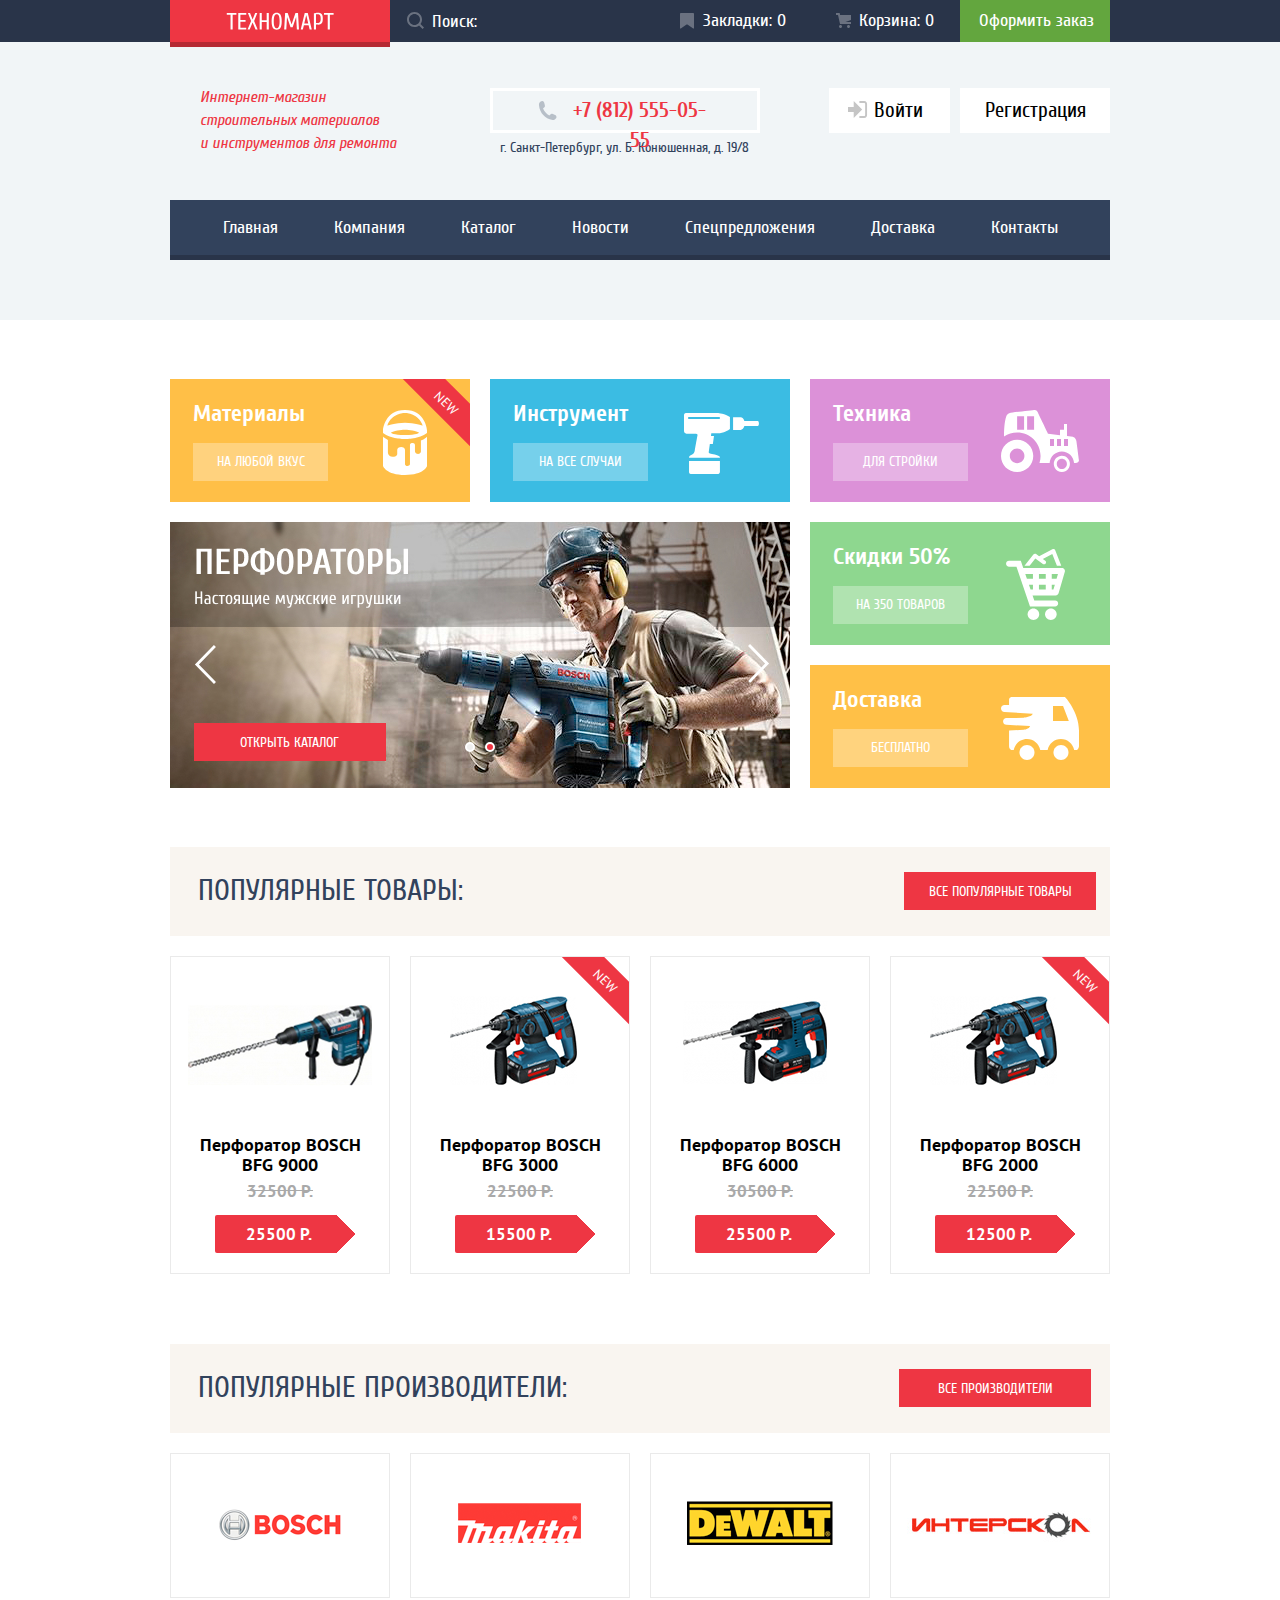
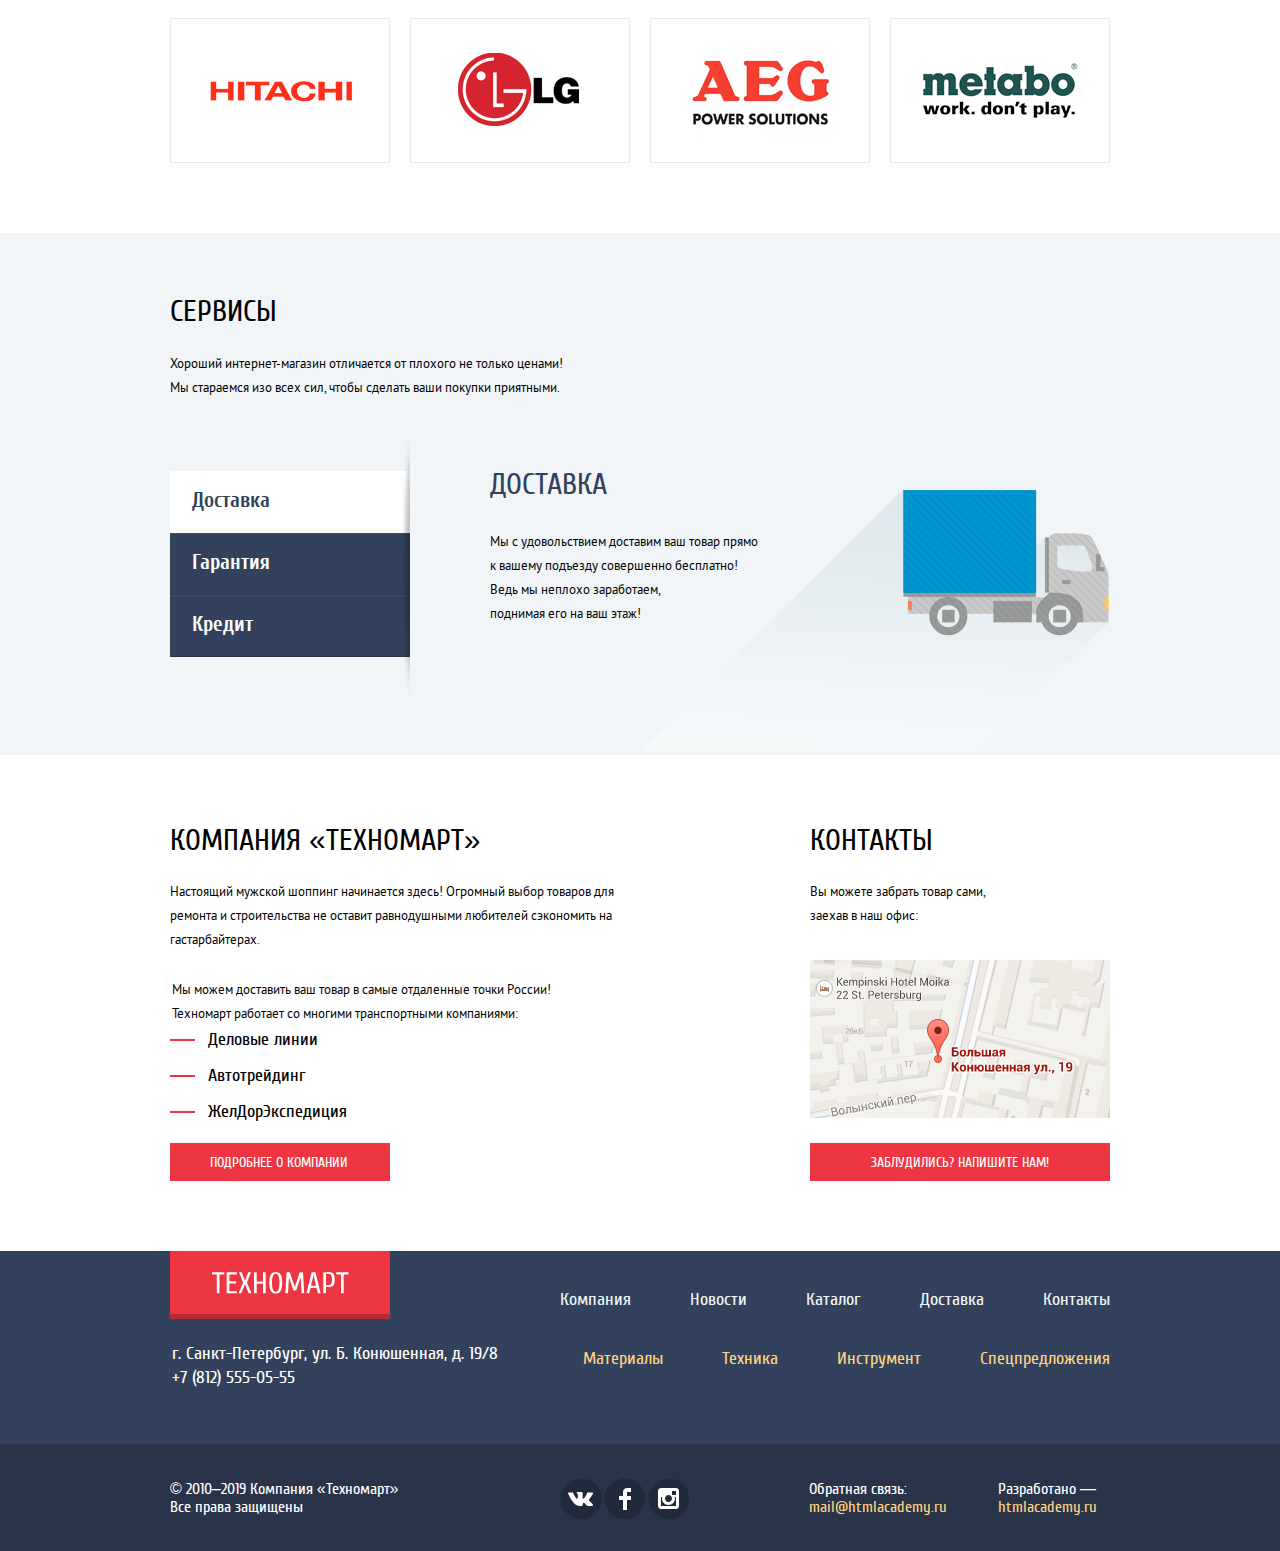
<file: index.html>
<!DOCTYPE html>
<html class="page" lang="ru">
  <head>

    <meta charset="utf-8">
    <title>HTML Academy: Техномарт</title>

    <link href="css/normalize.min.css" rel="stylesheet">
    <link href="css/style.min.css" rel="stylesheet">

    <link rel="icon" href="favicon.ico">
    <link rel="icon" href="img/icon/32.svg" type="image/svg+xml">
    <link rel="manifest" href="manifest.webmanifest">

  </head>

  <body class="page-body">

    <header class="main-header">

      <!--Верхня часть шапки-->
      <div class="menu-header-bar">
        <div class="menu-header menu-font container">
          <div class="logo-header">
            <a class="link-logo-header" aria-label="логотип техномарт">
              <!--svg logo-->
              <svg class="icon-logo-header" width="220" height="47" viewBox="0 0 220 47" fill="none" xmlns="http://www.w3.org/2000/svg">
                <g filter="url(#filter0_i)"><rect width="220" height="47" fill="#EE3643"/></g>
                <path fill-rule="evenodd" clip-rule="evenodd" d="M159.847 14.6585V29.4498H157.734V14.6585H153.978V13.0151H163.604V14.6585H159.847ZM151.712 23.3572C151.344 23.819 150.883 24.1477 150.327 24.3433C149.771 24.539 149.11 24.6368 148.343 24.6368C147.983 24.6368 147.576 24.6133 147.122 24.5664C146.668 24.5194 146.293 24.4646 145.995 24.402V29.4498H143.882V13.2498C144.477 13.0777 145.076 12.9564 145.678 12.8859C146.281 12.8155 146.934 12.7803 147.639 12.7803C148.578 12.7803 149.376 12.8781 150.034 13.0738C150.691 13.2694 151.223 13.5942 151.63 14.0481C152.037 14.502 152.334 15.1046 152.522 15.8559C152.71 16.6072 152.804 17.5385 152.804 18.6498C152.804 19.7924 152.714 20.7472 152.534 21.5142C152.354 22.2811 152.08 22.8955 151.712 23.3572ZM150.515 16.5368C150.397 15.9733 150.214 15.5272 149.963 15.1985C149.713 14.8698 149.396 14.639 149.012 14.5059C148.629 14.3729 148.171 14.3064 147.639 14.3064H145.995V22.9933H147.639C148.171 22.9933 148.629 22.9268 149.012 22.7938C149.396 22.6607 149.713 22.4298 149.963 22.1011C150.214 21.7724 150.397 21.3264 150.515 20.7629C150.632 20.1994 150.691 19.4951 150.691 18.6498C150.691 17.8046 150.632 17.1003 150.515 16.5368ZM138.6 25.2238H133.904L132.847 29.4498H130.734L134.726 13.0151H137.778L141.769 29.4498H139.656L138.6 25.2238ZM136.299 15.3629H136.205L134.256 23.5803H138.247L136.299 15.3629ZM126.156 17.2411H126.039L122.634 27.3368H120.521L117.117 17.2411H117L116.295 29.4498H114.182L115.121 13.0151H117.704L121.531 24.2846H121.625L125.452 13.0151H128.034L128.974 29.4498H126.861L126.156 17.2411ZM110.379 27.9238C109.941 28.5655 109.412 29.0194 108.794 29.2855C108.176 29.5516 107.467 29.6846 106.669 29.6846C105.871 29.6846 105.163 29.5516 104.544 29.2855C103.926 29.0194 103.398 28.5655 102.96 27.9238C102.521 27.282 102.189 26.4172 101.962 25.3294C101.735 24.2416 101.621 22.8759 101.621 21.2324C101.621 19.589 101.735 18.2233 101.962 17.1355C102.189 16.0477 102.521 15.1829 102.96 14.5411C103.398 13.8994 103.926 13.4455 104.544 13.1794C105.163 12.9133 105.871 12.7803 106.669 12.7803C107.467 12.7803 108.176 12.9133 108.794 13.1794C109.412 13.4455 109.941 13.8994 110.379 14.5411C110.817 15.1829 111.15 16.0477 111.377 17.1355C111.604 18.2233 111.717 19.589 111.717 21.2324C111.717 22.8759 111.604 24.2416 111.377 25.3294C111.15 26.4172 110.817 27.282 110.379 27.9238ZM109.357 17.7577C109.193 16.8498 108.978 16.1298 108.712 15.5977C108.446 15.0655 108.133 14.6977 107.773 14.4942C107.413 14.2907 107.045 14.189 106.669 14.189C106.294 14.189 105.926 14.2907 105.566 14.4942C105.206 14.6977 104.893 15.0655 104.627 15.5977C104.361 16.1298 104.145 16.8498 103.981 17.7577C103.817 18.6655 103.734 19.8238 103.734 21.2324C103.734 22.6411 103.817 23.7994 103.981 24.7072C104.145 25.6151 104.361 26.3351 104.627 26.8672C104.893 27.3994 105.206 27.7672 105.566 27.9707C105.926 28.1742 106.294 28.2759 106.669 28.2759C107.045 28.2759 107.413 28.1742 107.773 27.9707C108.133 27.7672 108.446 27.3994 108.712 26.8672C108.978 26.3351 109.193 25.6151 109.357 24.7072C109.522 23.7994 109.604 22.6411 109.604 21.2324C109.604 19.8238 109.522 18.6655 109.357 17.7577ZM96.6909 21.9368H91.7605V29.4498H89.6475V13.0151H91.7605V20.2933H96.6909V13.0151H98.804V29.4498H96.6909V21.9368ZM85.5396 29.4498L82.6048 22.4064L79.67 29.4498H77.5569L81.0787 20.9977L77.9091 13.0151H80.0222L82.6048 19.589L85.1874 13.0151H87.3004L84.1309 20.9977L87.6526 29.4498H85.5396ZM68.283 13.0151H76.2656V14.6585H70.3961V20.0585H75.5613V21.702H70.3961V27.8064H76.2656V29.4498H68.283V13.0151ZM62.6483 29.4498H60.5352V14.6585H56.7787V13.0151H66.4048V14.6585H62.6483V29.4498Z" fill="white"/>
                  <defs>
                    <filter id="filter0_i" x="0" y="0" width="220" height="47" filterUnits="userSpaceOnUse" color-interpolation-filters="sRGB">
                      <feFlood flood-opacity="0" result="BackgroundImageFix"/>
                      <feBlend mode="normal" in="SourceGraphic" in2="BackgroundImageFix" result="shape"/>
                      <feColorMatrix in="SourceAlpha" type="matrix" values="0 0 0 0 0 0 0 0 0 0 0 0 0 0 0 0 0 0 127 0" result="hardAlpha"/>
                      <feOffset dy="-5"/>
                      <feComposite in2="hardAlpha" operator="arithmetic" k2="-1" k3="1"/>
                      <feColorMatrix type="matrix" values="0 0 0 0 0 0 0 0 0 0 0 0 0 0 0 0 0 0 0.24 0"/>
                      <feBlend mode="normal" in2="shape" result="effect1_innerShadow"/>
                    </filter>
                  </defs>
              </svg>
            </a>
          </div>


          <form class="form-input" method="get" action="https://echo.htmlacademy.ru">
            <label class="visually-hidden" for="search-form">Поле поиска</label>
            <input class="search-form" id="search-form" type="search" placeholder="Поиск:">
            <svg class="search-magnifier" width="17" height="17" viewBox="0 0 17 17" fill="none" xmlns="http://www.w3.org/2000/svg">
              <path class="search-magnifier-color" fill-rule="evenodd" clip-rule="evenodd" d="M13.458 12.044L17 15.586L15.586 17L12.044 13.458C10.782 14.421 9.21 15 7.5 15C3.35786 15 0 11.6421 0 7.5C0 3.35786 3.35786 0 7.5 0C11.6421 0 15 3.35786 15 7.5C15.0001 9.14309 14.4581 10.7403 13.458 12.044ZM7.5 2C4.467 2 2 4.467 2 7.5C2.00331 10.5362 4.4638 12.9967 7.5 13C10.532 13 13 10.532 13 7.5C13 4.467 10.532 2 7.5 2Z" fill="white"/>
            </svg>
          </form>

          <ul class="list-menu">
            <li class="item-menu item-bookmarks">
              <a class="link-menu link-bookmarks menu-font" href="blank.html">
                <svg class="icon-bookmarks" width="14" height="16" viewBox="0 0 14 16" fill="none" xmlns="http://www.w3.org/2000/svg">
                  <path d="M14 15C14 15.55 13.632 15.741 13.182 15.426L7.819 11.661C7.369 11.346 6.632 11.346 6.182 11.661L0.818 15.426C0.368 15.741 0 15.55 0 15V1C0 0.45 0.45 0 1 0H13C13.55 0 14 0.45 14 1V15Z" fill="white"/>
                </svg>
                Закладки: <span class="bookmarks-value">0</span>
              </a>
            </li>
            <li class="item-menu item-cart">
              <a class="link-menu link-cart menu-font" href="blank.html">
                <svg class="icon-cart" width="15" height="15" viewBox="0 0 15 15" fill="none" xmlns="http://www.w3.org/2000/svg">
                  <path d="M4.5 15C5.32843 15 6 14.3284 6 13.5C6 12.6716 5.32843 12 4.5 12C3.67157 12 3 12.6716 3 13.5C3 14.3284 3.67157 15 4.5 15Z" fill="white"/>
                  <path d="M12.5 15C13.3284 15 14 14.3284 14 13.5C14 12.6716 13.3284 12 12.5 12C11.6716 12 11 12.6716 11 13.5C11 14.3284 11.6716 15 12.5 15Z" fill="white"/>
                  <path d="M15 2H4.07L3.648 0H0V2H2.031L4.016 11H15V9H9.441L15 6.951V2Z" fill="white"/>
                </svg>
                Корзина: <span class="cart-value">0</span>
              </a>
            </li>
            <li class="item-menu">
              <a class="link-order menu-font" href="blank.html">
                Оформить заказ
              </a>
            </li>
          </ul>

        </div>
      </div>

      <!--Средняя чать шабки-->
      <div class="info-header-bar">
        <div class="info-header container">
          <p class="info-text">
            Интернет-магазин<br>
            строительных материалов<br>
            и инструментов для ремонта
          </p>

          <address class="header-adress address-info">
            <p class="header-tel">
              <a class="link-phone" href="tel:+78125550555">+7 (812) 555-05-55
                <svg class="icon-phone" width="19" height="19" viewBox="0 0 19 19" fill="none" xmlns="http://www.w3.org/2000/svg">
                  <path d="M15.572 18.985H14.631C10.502 18.497 7.47403 16.577 5.27203 14.121C3.06203 11.66 1.31803 8.49202 0.978027 4.22802V3.08402C1.05603 2.31002 1.43703 1.78002 1.87603 1.32702C2.42503 0.76602 3.25003 0.0440198 4.00203 0.0190198C4.55603 0.00101977 5.50203 0.39902 5.88103 0.91802C6.21003 1.36402 6.38503 2.25702 6.53703 2.92102C6.69103 3.59202 7.04203 4.56402 6.94503 5.21002C6.79703 6.21702 5.45803 6.64402 5.06603 7.37602C6.37303 10.511 8.50903 12.815 11.359 14.407C12.074 14.015 12.705 12.835 13.691 12.812C14.05 12.803 14.509 12.99 14.875 13.098C15.277 13.219 15.625 13.373 15.979 13.506C16.575 13.73 17.627 14.027 17.983 14.527C18.348 15.04 18.553 15.883 18.473 16.406C18.309 17.447 16.594 18.603 15.572 18.985Z" fill="#B7BFC8"/>
                </svg>
            </a>
            </p>
            <p class="header-address-text">г. Санкт-Петербург, ул. Б. Конюшенная, д. 19/8</p>
          </address>

          <ul class="header-login">
            <li>
              <a class="btn-login content-login" href="blank.html">
                <svg class="icon-login-in" width="20" height="17" viewBox="0 0 20 17" fill="none" xmlns="http://www.w3.org/2000/svg">
                  <path d="M14.1667 8.5L5.71429 0V6H0V11H5.71429V17L14.1667 8.5Z" fill="#C5C5C5"/>
                  <path d="M16.177 15.01H11.3894V17H16.177C18.2513 17 19.038 15.19 19.0618 13.974V3.028C19.038 1.811 18.2513 0 16.177 0H11.3894V1.99H16.177C16.9761 1.99 17.1218 2.671 17.1389 3.047V13.951C17.1227 14.327 16.9761 15.01 16.177 15.01Z" fill="#C5C5C5"/>
                </svg>
                Войти
              </a>
            </li>
            <li><a class="btn-registration content-login" href="blank.html">Регистрация</a></li>
          </ul>
        </div>
      </div>

      <!--Нижняя часть шапки-->
      <div class="info-header-navigation">
        <nav class="navigation container">
          <ul class="navigation-list">
            <li class="navigation-item"><a class="navigation-link menu-font">Главная</a></li>
            <li class="navigation-item"><a class="navigation-link menu-font" href="blank.html">Компания</a></li>
            <li class="navigation-item"><a class="navigation-link menu-font" href="catalog.html">Каталог</a></li>
            <li class="navigation-item"><a class="navigation-link menu-font" href="blank.html">Новости</a></li>
            <li class="navigation-item"><a class="navigation-link menu-font" href="blank.html">Спецпредложения</a></li>
            <li class="navigation-item"><a class="navigation-link menu-font" href="blank.html">Доставка</a></li>
            <li class="navigation-item"><a class="navigation-link menu-font" href="blank.html">Контакты</a></li>
          </ul>
        </nav>
      </div>
    </header>


    <main class="page-main">

      <h1 class="visually-hidden">Техномарт</h1>

      <section class="services container">
        <h2 class="visually-hidden">Услуги</h2>
        <div class="services-block">
          <ul class="categories">
            <li class="services-item services-item-materials plank-new">
              <h3 class="services-subtitle services-subtitle-font">Материалы</h3>
              <a class="link-services link-btn-section" href="blank.html">На любой вкус</a>
            </li>
            <li class="services-item services-item-tool">
              <h3 class="services-subtitle services-subtitle-font">Инструмент</h3>
              <a class="link-services link-btn-section" href="blank.html">На все случаи</a>
            </li>
            <li class="services-item services-item-equipment">
              <h3 class="services-subtitle services-subtitle-font">Техника</h3>
              <a class="link-services link-btn-section" href="blank.html">Для стройки</a>
            </li>
          </ul>
          <ul class="shares">
            <li class="services-item services-item-discounts">
              <h3 class="services-subtitle services-subtitle-font">Скидки 50%</h3>
              <a class="link-services link-btn-section" href="blank.html">На 350 товаров</a>
            </li>
            <li class="services-item services-item-delivery">
              <h3 class="services-subtitle services-subtitle-font">Доставка</h3>
              <a class="link-services link-btn-section" href="blank.html">Бесплатно</a>
            </li>
          </ul>
          <div class="list-tool-slide">
            <div>
              <div class="item-tool">
                <p class="tool-subtitle hiding-content">Дрели</p><p class="tool-text hiding-content">Соседям на радость!</p>
                <a class="link-slide link-btn-section" href="cataog.html">Открыть каталог</a>
                <img src="img/different/drill.jpg" width="620" height="266" alt="Дрели">
              </div>
              <div class="item-tool index-slide">
                <p class="tool-subtitle tool-position hiding-content">Перфораторы</p><p class="tool-text hiding-content">Настоящие мужские игрушки</p>
                <a class="link-slide link-btn-section" href="catalog.html">Открыть каталог</a>
                <img src="img/different/perforator.jpg" width="620" height="266" alt="Перфораторы">
              </div>
            </div>
            <button class="btn-back btn-slide" type="button"></button>
            <button class="btn-next btn-slide btn-slide-background" type="button"></button>
            <button class="btn-back-img"></button>
            <button class="btn-next-img"></button>
          </div>
        </div>
      </section>

      <section class="popular-products container">
        <div class="section-saber products-section">
          <div class="title-popular-products"><h2 class="heading-primary">Популярные товары:</h2></div>
          <div class="btn-popular-products"><a class="link-all link-btn-section section-btn-all" href="blank.html">Все популярные товары</a></div>
        </div>
        <ul class="list-popular-products">
          <li class="product-item" >
            <div class="product-container-img"><img class="product-img" src="img/products/bfg9000.jpg" width="184" height="164" alt="Перфоратор BOSCH BFG 9000"></div>
            <div class="product-btn">
              <button class="btn-buy" type="button" value="buy" title="Добавить Перфоратор BOSCH BFG 9000 в корзину">Купить</button>
              <button class="btn-bookmark" type="button" value="bookmarks" title="Добавить Перфоратор BOSCH BFG 9000 в закладки">В закладки</button>
            </div>
            <div class="product-item-price">
              <h3 class="caption-product"><a class="link-product" href="blank.html">Перфоратор BOSCH<br>BFG 9000</a></h3>
              <p class="old-price">32500 р.</p>
              <div class="price-product-arrow"><p class="price-product">25500 р.</p></div>
            </div>
          </li>
          <li class="product-item plank-new">
            <div class="product-container-img"><img class="product-img" src="img/products/bfg2000-3000.jpg" width="184" height="164" alt="Перфоратор BOSCH BFG 3000"></div>
            <div class="product-btn">
              <button class="btn-buy" type="button" value="buy"  title="Добавить Перфоратор BOSCH BFG 3000 в корзину">Купить</button>
              <button class="btn-bookmark" type="button" value="bookmarks" title="Добавить Перфоратор BOSCH BFG 3000 в закладки">В закладки</button>
            </div>
            <div class="product-item-price">
              <h3 class="caption-product"><a class="link-product" href="blank.html">Перфоратор BOSCH<br>BFG 3000</a></h3>
              <p class="old-price">22500 р.</p>
              <div class="price-product-arrow"><p class="price-product">15500 р.</p></div>
            </div>
          </li>
          <li class="product-item" >
            <div class="product-container-img"><img class="product-img" src="img/products/bfg6000.jpg" width="184" height="164" alt="Перфоратор BOSCH BFG 6000"></div>
            <div class="product-btn">
              <button class="btn-buy" type="button" value="buy" title="Добавить Перфоратор BOSCH BFG 6000 в корзину">Купить</button>
              <button class="btn-bookmark" type="button" value="bookmarks" title="Добавить Перфоратор BOSCH BFG 6000 в закладки">В закладки</button>
            </div>
            <div class="product-item-price">
              <h3 class="caption-product"><a class="link-product" href="blank.html">Перфоратор BOSCH<br>BFG 6000</a></h3>
              <p class="old-price">30500 р.</p>
              <div class="price-product-arrow"><p class="price-product">25500 р.</p></div>
            </div>
          </li>
          <li class="product-item plank-new" >
            <div class="product-container-img"><img class="product-img" src="img/products/bfg2000-3000.jpg" width="184" height="164" alt="Перфоратор BOSCH BFG 2000"></div>
            <div class="product-btn">
              <button class="btn-buy" type="button" value="buy" title="Добавить Перфоратор BOSCH BFG 2000 в корзину">Купить</button>
              <button class="btn-bookmark" type="button" value="bookmarks" title="Добавить Перфоратор BOSCH BFG 2000 в закладки">В закладки</button>
            </div>
            <div class="product-item-price">
              <h3 class="caption-product"><a class="link-product" href="blank.html">Перфоратор BOSCH<br>BFG 2000</a></h3>
              <p class="old-price">22500 р.</p>
              <div class="price-product-arrow"><p class="price-product">12500 р.</p></div>
            </div>
          </li>
        </ul>
      </section>

      <section class="popular-manufacturers container">
        <div class="section-saber manufacturers-section">
          <div class="title-popular-manufacturers"><h2 class="heading-primary">Популярные производители:</h2></div>
          <div class="btn-popular-manufacturers"><a class="link-all link-btn-section section-btn-all" href="blank.html">Все производители</a></div>
        </div>
        <ul class="section-manufacturers-list">
          <li class="manufacturers-item"><a href="blank.html"><img src="img/manufacturers/bosch.png" width="220" height="145" alt="производитель bosch"></a></li>
          <li class="manufacturers-item"><a href="blank.html"><img src="img/manufacturers/makita.png" width="220" height="145" alt="производитель makita"></a></li>
          <li class="manufacturers-item"><a href="blank.html"><img src="img/manufacturers/dewalt.png" width="220" height="145" alt="производитель DeValt"></a></li>
          <li class="manufacturers-item"><a href="blank.html"><img src="img/manufacturers/interskol.png" width="220" height="145" alt="производитель интерскол"></a></li>
          <li class="manufacturers-item"><a href="blank.html"><img src="img/manufacturers/hitachi.png" width="220" height="145" alt="производитель hitachi"></a></li>
          <li class="manufacturers-item"><a href="blank.html"><img src="img/manufacturers/lg.png" width="220" height="145" alt="производитель lg"></a></li>
          <li class="manufacturers-item"><a href="blank.html"><img src="img/manufacturers/aeg.png" width="220" height="145" alt="производитель aeg"></a></li>
          <li class="manufacturers-item"><a href="blank.html"><img src="img/manufacturers/metabo.png" width="220" height="145" alt="производитель metabo"></a></li>
        </ul>
      </section>

      <section class="advantage-offers-bar">
        <div class="advantage-offers container">
          <div class="services-advantage">
            <h2 class="advantage-title-offers heading-primary">Сервисы</h2>
            <p class="text-advantage-offers">Хороший интернет-магазин отличается от плохого не только ценами! <br>
            Мы стараемся изо всех сил, чтобы сделать ваши покупки приятными.</p>
          </div>

          <ul class="advantage-offers-list">
            <li class="item-offers">
              <button class="button-offers button-offers-click" type="button">Доставка</button>
            </li>
            <li class="item-offers item-advantage">
              <button class="button-offers button-offers-rest" type="button">Гарантия</button>
            </li>
            <li class="item-offers item-advantage">
              <button class="button-offers button-offers-rest" type="button">Кредит</button>
            </li>
          </ul>


          <div class="advantage-tabs-list">
            <div class="advantage-tabs-item advantage-tabs-item-delivery index-tabs">
              <h3 class="advantage-title-delivery heading-primary">Доставка</h3>
              <p class="text-services-delivery">Мы с удовольствием доставим ваш товар прямо<br>
              к вашему подъезду совершенно бесплатно! <br>
              Ведь мы неплохо заработаем,<br>
              поднимая его на ваш этаж!</p>
            </div>
            <div class="advantage-tabs-item advantage-tabs-item-guarantee hiding-content">
              <h3 class="advantage-title-guarantee heading-primary">Гарантия</h3>
              <p class="text-services-guarantee">Если купленный у нас товар поломается или заискрит, <br>
              а также в случае пожара, спровоцированного его
              возгоранием,&ensp;вы всегда можете быть уверены в нашей
              гарантии. Мы обменяем сгоревший товар на новый.<br>
              Дом уж восстановите как-нибудь сами.</p>
            </div>
            <div class="advantage-tabs-item advantage-tabs-item-credit hiding-content">
              <h3 class="advantage-title-credit heading-primary">Кредит</h3>
              <div class="text-services-credit">
                <p>Залезть в долговую яму стало проще!<br> Кредитные консультанты придут вам на помощь.</p>
                <a class="link-all link-btn-section link-btn-credit" href="blank.html">ОТПРАВИТЬ ЗАЯВКУ</a>
              </div>
            </div>
          </div>
        </div>
      </section>

      <div class="about-us container">
        <section class="about-company">
          <h2 class="title-about-company heading-primary">Компания «Техномарт»</h2>
          <div class="about-content-text">
            <P class="text-about-company">Настоящий мужской шоппинг начинается здесь! Огромный выбор товаров для ремонта и строительства не оставит равнодушными любителей сэкономить на гастарбайтерах.</P>
            <p class="text-about-company">Мы можем доставить ваш товар в самые отдаленные точки России!<br>
            Техномарт работает со многими транспортными компаниями:</p>
          </div>
          <ul class="list-company">
            <li class="link-company menu-font">Деловые линии</li>
            <li class="link-company menu-font">Автотрейдинг</li>
            <li class="link-company menu-font">ЖелДорЭкспедиция</li>
          </ul>
          <a class="link-about-company link-btn-section" href="blank.html">Подробнее о компании</a>
        </section>

        <section class="contacts">
          <h2 class="title-contacts heading-primary">Контакты</h2>
          <p class="text-contacts">Вы можете забрать товар сами,<br>
            заехав в наш офис:</p>
          <a class="link-map-contacts" href="blank.html"><img class="map-contacts" src="img/different/map.png" width="300" height="158" alt="Как к нам пройти"></a>
          <a class="link-contacts link-btn-section" href="#">Заблудились? Напишите нам!</a>
        </section>
      </div>
    </main>

    <footer class="main-footer">
      <!--Верхняя часть подвала-->
      <div class="footer-top-bar">
        <div class="footer-top container">
          <div class="logo-address">
            <a class="link-logo"><img class="logo" src="img/logo/logo-footer.svg" width="220" height="68" alt="logotip"></a>
            <address class="footer-address address-info">
              <p class="text-address menu-font">г. Санкт-Петербург, ул. Б. Конюшенная, д. 19/8<br><a class="link-footer-tel" href="tel:+78125550555">+7 (812) 555-05-55</a></p>
            </address>
          </div>
          <div class="footer-navigation">
            <nav>
              <ul class="footer-navigation-list">
                <li><a class="footer-navigation-link menu-font" href="blank.html">Компания</a></li>
                <li><a class="footer-navigation-link menu-font" href="blank.html">Новости</a></li>
                <li><a class="footer-navigation-link menu-font" href="catalog.html">Каталог</a></li>
                <li><a class="footer-navigation-link menu-font" href="blank.html">Доставка</a></li>
                <li><a class="footer-navigation-link menu-font" href="blank.html">Контакты</a></li>
              </ul>
            </nav>
            <nav>
              <ul class="footer-list-product">
                <li><a class="footer-link-product menu-font" href="blank.html">Материалы</a></li>
                <li><a class="footer-link-product menu-font" href="blank.html">Техника</a></li>
                <li><a class="footer-link-product menu-font" href="catalog.html">Инструмент</a></li>
                <li><a class="footer-link-product menu-font" href="blank.html">Спецпредложения</a></li>
              </ul>
            </nav>
          </div>
        </div>
      </div>

      <!--Нижняя часть-->
      <div class="footer-bottom-bar">
        <div class="footer-bottom container">
          <p class="text-copyright text-info-contact">© 2010–2019 Компания «Техномарт»<br>Все права защищены</p>
          <section class="social-network">
            <h2 class="text-social-network visually-hidden">Социальные сети</h2>
            <ul class="list-social-network">
              <li>
                <a class="link-social-network" href="#">
                  <svg class="icon-social-network" width="44" height="44" viewBox="0 0 44 44" fill="none" xmlns="http://www.w3.org/2000/svg">
                    <path fill-rule="evenodd" clip-rule="evenodd" d="M22.1627 1.4839C33.6533 1.4839 42.9683 10.5873 42.9683 21.8169C42.9683 33.0461 33.6533 42.1494 22.1627 42.1494C10.6721 42.1494 1.35714 33.0461 1.35714 21.8169C1.35714 10.5873 10.6721 1.4839 22.1627 1.4839Z" fill="#212A3A"/>
                    <path d="M24.5403 25.7281C25.4609 25.4384 26.6395 27.6406 27.8943 28.4834C28.836 29.1219 29.5573 28.9841 29.5573 28.9841L32.9017 28.9372C32.9017 28.9372 34.6495 28.8322 33.8232 27.4803C33.7549 27.3678 33.3389 26.4781 31.334 24.6472C29.2376 22.7319 29.5217 23.0422 32.0456 19.7309C33.5835 17.7125 34.1988 16.4797 34.0062 15.9547C33.8213 15.4494 32.6918 15.5806 32.6918 15.5806L28.9237 15.6059C28.5568 15.6069 28.2458 15.7175 28.1042 16.0887C28.1013 16.0925 27.5062 17.6506 26.7127 18.9753C25.0362 21.7775 24.3669 21.9266 24.0896 21.7512C23.4531 21.3453 23.6139 20.1228 23.6139 19.2537C23.6139 16.5378 24.0299 15.4053 22.7992 15.1128C22.388 15.0153 22.0876 14.9516 21.0389 14.9422C19.6985 14.9225 18.5603 14.9422 17.9151 15.2506C17.4866 15.4597 17.1582 15.9181 17.3575 15.9444C17.6079 15.9772 18.1693 16.0944 18.4697 16.4937C18.8559 17.0112 18.8443 18.1709 18.8443 18.1709C18.8443 18.1709 19.0649 21.3687 18.3243 21.7653C17.8159 22.0372 17.1206 21.4822 15.6252 18.9378C14.8615 17.6366 14.2847 16.1984 14.2847 16.1984C14.2847 16.1984 14.173 15.9312 13.9708 15.785C13.73 15.6116 13.393 15.5562 13.393 15.5562L9.81656 15.5787C9.81656 15.5787 9.27923 15.5937 9.08182 15.8244C8.90656 16.0287 9.06738 16.4506 9.06738 16.4506C9.06738 16.4506 11.8686 22.9016 15.0406 26.1509C17.9488 29.1341 21.2537 28.9362 21.2537 28.9362H22.7511C22.7511 28.9362 23.2027 28.8856 23.4338 28.6437C23.6495 28.4187 23.6399 27.9959 23.6399 27.9959C23.6399 27.9959 23.61 26.0187 24.5403 25.7281Z" fill="white"/>
                  </svg> <span class="visually-hidden">Вконтакте</span>
                </a>
              </li>
              <li>
                <a class="link-social-network" href="#">
                  <svg class="icon-social-network" width="44" height="44" viewBox="0 0 44 44" fill="none" xmlns="http://www.w3.org/2000/svg">
                    <path fill-rule="evenodd" clip-rule="evenodd" d="M21.8938 1.4839C33.1232 1.4839 42.2265 10.5873 42.2265 21.8169C42.2265 33.0461 33.1232 42.1494 21.8938 42.1494C10.6643 42.1494 1.56108 33.0461 1.56108 21.8169C1.56108 10.5873 10.6643 1.4839 21.8938 1.4839Z" fill="#212A3A"/>
                    <path d="M28 15V11H24C21.7909 11 20 12.7909 20 15V19H16V23H20V33H24V23H28V19H24V15H28Z" fill="white"/>
                  </svg> <span class="visually-hidden">Фейсбук</span>
                </a>
              </li>
              <li>
                <a class="link-social-network" href="#">
                  <svg class="icon-social-network" width="44" height="44" viewBox="0 0 44 44" fill="none" xmlns="http://www.w3.org/2000/svg">
                    <path fill-rule="evenodd" clip-rule="evenodd" d="M21.8938 1.4839C33.1233 1.4839 42.2265 10.5873 42.2265 21.8169C42.2265 33.0461 33.1233 42.1494 21.8938 42.1494C10.6643 42.1494 1.56112 33.0461 1.56112 21.8169C1.56112 10.5873 10.6643 1.4839 21.8938 1.4839Z" fill="#212A3A"/>
                    <path fill-rule="evenodd" clip-rule="evenodd" d="M14 11H29C30.65 11 32 12.35 32 14V29C32 30.65 30.65 32 29 32H14C12.35 32 11 30.65 11 29V14C11 12.35 12.35 11 14 11ZM25 21.5C25 19.57 23.43 18 21.5 18C19.57 18 18 19.57 18 21.5C18 23.43 19.57 25 21.5 25C23.43 25 25 23.43 25 21.5ZM14 29V20H15.181C15.0626 20.4913 15.0019 20.9947 15 21.5C15 25.0899 17.9101 28 21.5 28C25.0899 28 28 25.0899 28 21.5C27.9986 20.9946 27.9379 20.4912 27.819 20H29V29H14ZM25 18H29V14H25V18Z" fill="white"/>
                  </svg>
                  <span class="visually-hidden">Инстаграм</span>
                </a>
              </li>
            </ul>
          </section>
          <address class="footer-bottom-email address-info">
            <p class="text-email text-info-contact">Обратная связь:<br> <a class="link-email text-info-contact" href="mailto:mail@htmlacademy.ru">mail@htmlacademy.ru</a></p>
            <p class="text-site text-info-contact">Разработано —<br><a class="link-site text-info-contact" href="https://htmlacademy.ru/intensive/htmlcss">htmlacademy.ru</a></p>
          </address>
        </div>
      </div>
    </footer>

    <section class="modal modal-write-us hiding-content">
      <h2 class="visually-hidden">Напишите нам</h2>
      <form class="fill-fields" action="https://echo.htmlacademy.ru" method="post">
        <div class="user-fill-fields">
          <div class="user-name">
            <label class="label-name menu-font" for="name">Ваше имя:</label>
            <input class="input-name style-input-modal" id="name" type="text" name="name-field" placeholder="Имя Фамилия">
          </div>
          <div class="address-name">
            <label class="label-email menu-font" for="e-mail">Ваш e-mail:</label>
            <input class="input-email style-input-modal" id="e-mail" type="email" name="email-field" placeholder="email@example.com">
          </div>
          <div>
            <label class="label-message menu-font" for="message">Текст письма:</label>
            <textarea class="text-mail-modal" id="message" name="message-field" placeholder="В свободной форме"></textarea>
          </div>
        </div>
        <div class="btn-send-modal-bar">
          <button class="link-btn-section style-btn-send-modal" type="submit">Отправить</button>
        </div>
      </form>
      <button class="btn-close-modal btn-modal-write-us" type="button" aria-label="Закрыть"></button>
    </section>

    <section class="modal modal-map visually-hidden">
      <h2 class="visually-hidden">Как до нас добраться</h2>
      <img src="img/different/map.modal.png" alt="карта с маршрут как до нас добраться" width="940" height="442">
      <iframe src="https://www.google.com/maps/embed?pb=!1m18!1m12!1m3!1d1998.6037872533277!2d30.320858716096975!3d59.93871648187614!2m3!1f0!2f0!3f0!3m2!1i1024!2i768!4f13.1!3m3!1m2!1s0x4696310fca145cc1%3A0x42b32648d8238007!2z0JHQvtC70YzRiNCw0Y8g0JrQvtC90Y7RiNC10L3QvdCw0Y8g0YPQuy4sIDE5LzgsINCh0LDQvdC60YIt0J_QtdGC0LXRgNCx0YPRgNCzLCAxOTExODY!5e0!3m2!1sru!2sru!4v1613590707864!5m2!1sru!2sru" width="943" height="439" allowfullscreen="" title="г. Санкт-Петербург, ул. Б. Конюшенная, д. 19/8"></iframe>
      <button class="btn-close-modal btn-modal-map" type="button" aria-label="Закрыть"></button>
    </section>

    <section class="modal modal-product-added fill-fields visually-hidden">
      <h2 class="visually-hidden">Карточка покупок</h2>
      <div class="product-added-text-bar"><p class="product-added-text">Товар добавлен в корзину!</p></div>
      <div class="btn-send-modal-bar">
        <a class="popup-place-order" href="blank.html">Оформить заказ</a>
        <a class="continue-shopping" href="catalog.html">Продолжить покупки</a>
      </div>
      <button class="btn-close-modal btn-modal-product-added" aria-label="Закрыть" type="button"></button>
    </section>
    
    <script src="js/modal.min.js"></script>
    <script src="js/slide.min.js"></script>
    <script src="js/services.min.js"></script>
  </body>
</html>
</file>
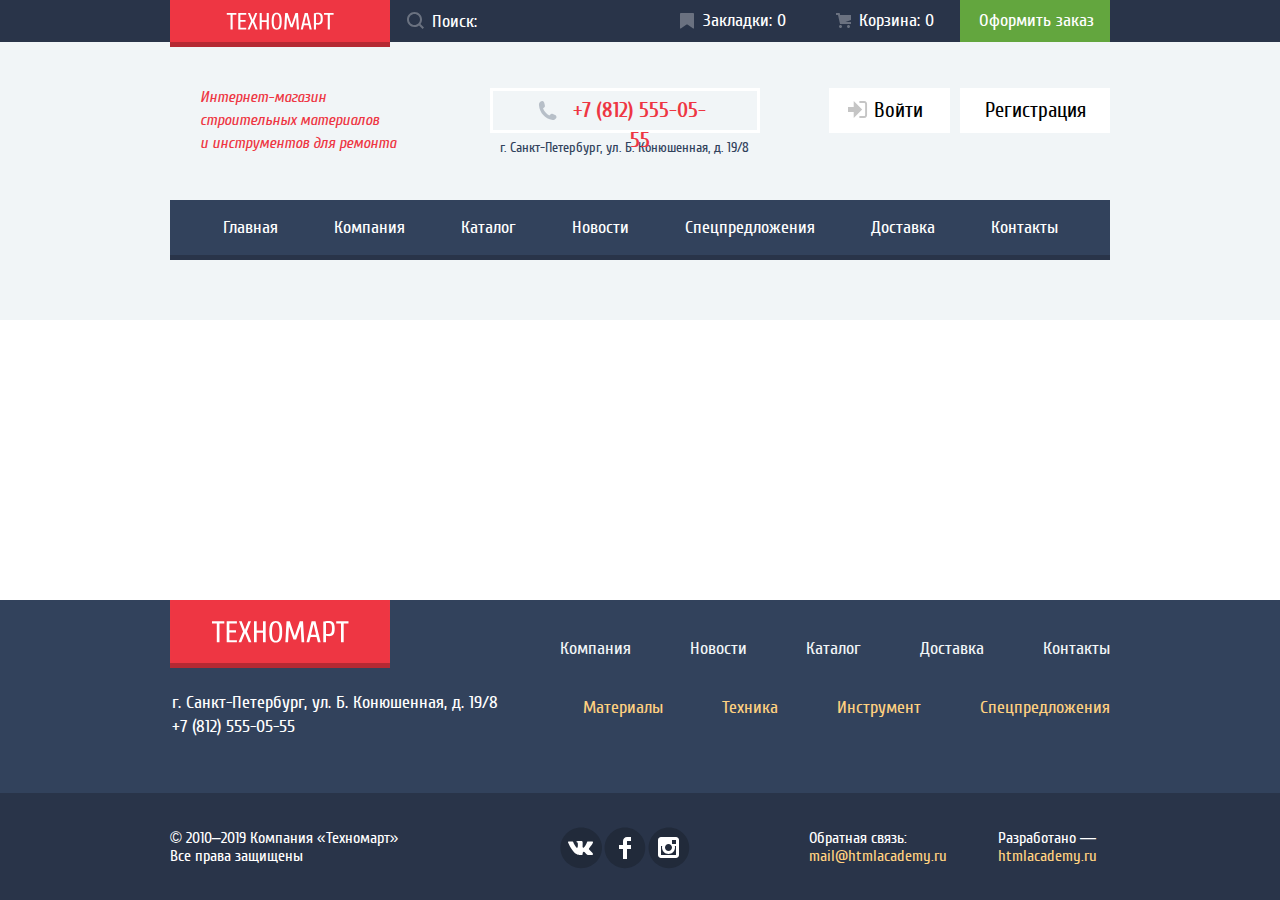
<file: blank.html>
<!DOCTYPE html>
<html class="page" lang="ru">
  <head>

    <meta charset="utf-8">
    <title>HTML Academy: Техномарт</title>

    <link href="css/normalize.css" rel="stylesheet">
    <link href="css/style.min.css" rel="stylesheet">

    <link rel="icon" href="favicon.ico">
    <link rel="icon" href="img/icon/32.svg" type="image/svg+xml">
    <link rel="manifest" href="manifest.webmanifest">

  </head>

  <body class="page-body">

    <header class="main-header">

      <!--Верхня часть шапки-->
      <div class="menu-header-bar">
        <div class="menu-header menu-font container">
          <div class="logo-header">
            <a class="link-logo-header" aria-label="логотип техномарт">
              <!--svg logo-->
              <svg class="icon-logo-header" width="220" height="47" viewBox="0 0 220 47" fill="none" xmlns="http://www.w3.org/2000/svg">
                <g filter="url(#filter0_i)"><rect width="220" height="47" fill="#EE3643"/></g>
                <path fill-rule="evenodd" clip-rule="evenodd" d="M159.847 14.6585V29.4498H157.734V14.6585H153.978V13.0151H163.604V14.6585H159.847ZM151.712 23.3572C151.344 23.819 150.883 24.1477 150.327 24.3433C149.771 24.539 149.11 24.6368 148.343 24.6368C147.983 24.6368 147.576 24.6133 147.122 24.5664C146.668 24.5194 146.293 24.4646 145.995 24.402V29.4498H143.882V13.2498C144.477 13.0777 145.076 12.9564 145.678 12.8859C146.281 12.8155 146.934 12.7803 147.639 12.7803C148.578 12.7803 149.376 12.8781 150.034 13.0738C150.691 13.2694 151.223 13.5942 151.63 14.0481C152.037 14.502 152.334 15.1046 152.522 15.8559C152.71 16.6072 152.804 17.5385 152.804 18.6498C152.804 19.7924 152.714 20.7472 152.534 21.5142C152.354 22.2811 152.08 22.8955 151.712 23.3572ZM150.515 16.5368C150.397 15.9733 150.214 15.5272 149.963 15.1985C149.713 14.8698 149.396 14.639 149.012 14.5059C148.629 14.3729 148.171 14.3064 147.639 14.3064H145.995V22.9933H147.639C148.171 22.9933 148.629 22.9268 149.012 22.7938C149.396 22.6607 149.713 22.4298 149.963 22.1011C150.214 21.7724 150.397 21.3264 150.515 20.7629C150.632 20.1994 150.691 19.4951 150.691 18.6498C150.691 17.8046 150.632 17.1003 150.515 16.5368ZM138.6 25.2238H133.904L132.847 29.4498H130.734L134.726 13.0151H137.778L141.769 29.4498H139.656L138.6 25.2238ZM136.299 15.3629H136.205L134.256 23.5803H138.247L136.299 15.3629ZM126.156 17.2411H126.039L122.634 27.3368H120.521L117.117 17.2411H117L116.295 29.4498H114.182L115.121 13.0151H117.704L121.531 24.2846H121.625L125.452 13.0151H128.034L128.974 29.4498H126.861L126.156 17.2411ZM110.379 27.9238C109.941 28.5655 109.412 29.0194 108.794 29.2855C108.176 29.5516 107.467 29.6846 106.669 29.6846C105.871 29.6846 105.163 29.5516 104.544 29.2855C103.926 29.0194 103.398 28.5655 102.96 27.9238C102.521 27.282 102.189 26.4172 101.962 25.3294C101.735 24.2416 101.621 22.8759 101.621 21.2324C101.621 19.589 101.735 18.2233 101.962 17.1355C102.189 16.0477 102.521 15.1829 102.96 14.5411C103.398 13.8994 103.926 13.4455 104.544 13.1794C105.163 12.9133 105.871 12.7803 106.669 12.7803C107.467 12.7803 108.176 12.9133 108.794 13.1794C109.412 13.4455 109.941 13.8994 110.379 14.5411C110.817 15.1829 111.15 16.0477 111.377 17.1355C111.604 18.2233 111.717 19.589 111.717 21.2324C111.717 22.8759 111.604 24.2416 111.377 25.3294C111.15 26.4172 110.817 27.282 110.379 27.9238ZM109.357 17.7577C109.193 16.8498 108.978 16.1298 108.712 15.5977C108.446 15.0655 108.133 14.6977 107.773 14.4942C107.413 14.2907 107.045 14.189 106.669 14.189C106.294 14.189 105.926 14.2907 105.566 14.4942C105.206 14.6977 104.893 15.0655 104.627 15.5977C104.361 16.1298 104.145 16.8498 103.981 17.7577C103.817 18.6655 103.734 19.8238 103.734 21.2324C103.734 22.6411 103.817 23.7994 103.981 24.7072C104.145 25.6151 104.361 26.3351 104.627 26.8672C104.893 27.3994 105.206 27.7672 105.566 27.9707C105.926 28.1742 106.294 28.2759 106.669 28.2759C107.045 28.2759 107.413 28.1742 107.773 27.9707C108.133 27.7672 108.446 27.3994 108.712 26.8672C108.978 26.3351 109.193 25.6151 109.357 24.7072C109.522 23.7994 109.604 22.6411 109.604 21.2324C109.604 19.8238 109.522 18.6655 109.357 17.7577ZM96.6909 21.9368H91.7605V29.4498H89.6475V13.0151H91.7605V20.2933H96.6909V13.0151H98.804V29.4498H96.6909V21.9368ZM85.5396 29.4498L82.6048 22.4064L79.67 29.4498H77.5569L81.0787 20.9977L77.9091 13.0151H80.0222L82.6048 19.589L85.1874 13.0151H87.3004L84.1309 20.9977L87.6526 29.4498H85.5396ZM68.283 13.0151H76.2656V14.6585H70.3961V20.0585H75.5613V21.702H70.3961V27.8064H76.2656V29.4498H68.283V13.0151ZM62.6483 29.4498H60.5352V14.6585H56.7787V13.0151H66.4048V14.6585H62.6483V29.4498Z" fill="white"/>
                  <defs>
                    <filter id="filter0_i" x="0" y="0" width="220" height="47" filterUnits="userSpaceOnUse" color-interpolation-filters="sRGB">
                      <feFlood flood-opacity="0" result="BackgroundImageFix"/>
                      <feBlend mode="normal" in="SourceGraphic" in2="BackgroundImageFix" result="shape"/>
                      <feColorMatrix in="SourceAlpha" type="matrix" values="0 0 0 0 0 0 0 0 0 0 0 0 0 0 0 0 0 0 127 0" result="hardAlpha"/>
                      <feOffset dy="-5"/>
                      <feComposite in2="hardAlpha" operator="arithmetic" k2="-1" k3="1"/>
                      <feColorMatrix type="matrix" values="0 0 0 0 0 0 0 0 0 0 0 0 0 0 0 0 0 0 0.24 0"/>
                      <feBlend mode="normal" in2="shape" result="effect1_innerShadow"/>
                    </filter>
                  </defs>
              </svg>
            </a>
          </div>


          <form class="form-input" method="get" action="https://echo.htmlacademy.ru">
            <label class="visually-hidden" for="search-form">Поле поиска</label>
            <input class="search-form" id="search-form" type="search" placeholder="Поиск:">
            <svg class="search-magnifier" width="17" height="17" viewBox="0 0 17 17" fill="none" xmlns="http://www.w3.org/2000/svg">
              <path class="search-magnifier-color" fill-rule="evenodd" clip-rule="evenodd" d="M13.458 12.044L17 15.586L15.586 17L12.044 13.458C10.782 14.421 9.21 15 7.5 15C3.35786 15 0 11.6421 0 7.5C0 3.35786 3.35786 0 7.5 0C11.6421 0 15 3.35786 15 7.5C15.0001 9.14309 14.4581 10.7403 13.458 12.044ZM7.5 2C4.467 2 2 4.467 2 7.5C2.00331 10.5362 4.4638 12.9967 7.5 13C10.532 13 13 10.532 13 7.5C13 4.467 10.532 2 7.5 2Z" fill="white"/>
            </svg>
          </form>

          <ul class="list-menu">
            <li class="item-menu item-bookmarks">
              <a class="link-menu link-bookmarks menu-font" href="blank.html">
                <svg class="icon-bookmarks" width="14" height="16" viewBox="0 0 14 16" fill="none" xmlns="http://www.w3.org/2000/svg">
                  <path d="M14 15C14 15.55 13.632 15.741 13.182 15.426L7.819 11.661C7.369 11.346 6.632 11.346 6.182 11.661L0.818 15.426C0.368 15.741 0 15.55 0 15V1C0 0.45 0.45 0 1 0H13C13.55 0 14 0.45 14 1V15Z" fill="white"/>
                </svg>
                Закладки: <span class="bookmarks-value">0</span>
              </a>
            </li>
            <li class="item-menu item-cart">
              <a class="link-menu link-cart menu-font" href="blank.html">
                <svg class="icon-cart" width="15" height="15" viewBox="0 0 15 15" fill="none" xmlns="http://www.w3.org/2000/svg">
                  <path d="M4.5 15C5.32843 15 6 14.3284 6 13.5C6 12.6716 5.32843 12 4.5 12C3.67157 12 3 12.6716 3 13.5C3 14.3284 3.67157 15 4.5 15Z" fill="white"/>
                  <path d="M12.5 15C13.3284 15 14 14.3284 14 13.5C14 12.6716 13.3284 12 12.5 12C11.6716 12 11 12.6716 11 13.5C11 14.3284 11.6716 15 12.5 15Z" fill="white"/>
                  <path d="M15 2H4.07L3.648 0H0V2H2.031L4.016 11H15V9H9.441L15 6.951V2Z" fill="white"/>
                </svg>
                Корзина: <span class="cart-value">0</span>
              </a>
            </li>
            <li class="item-menu">
              <a class="link-order menu-font" href="blank.html">
                Оформить заказ
              </a>
            </li>
          </ul>

        </div>
      </div>

      <!--Средняя чать шабки-->
      <div class="info-header-bar">
        <div class="info-header container">
          <p class="info-text">
            Интернет-магазин<br>
            строительных материалов<br>
            и инструментов для ремонта
          </p>

          <address class="header-adress address-info">
            <p class="header-tel">
              <a class="link-phone" href="tel:+78125550555">+7 (812) 555-05-55
                <svg class="icon-phone" width="19" height="19" viewBox="0 0 19 19" fill="none" xmlns="http://www.w3.org/2000/svg">
                  <path d="M15.572 18.985H14.631C10.502 18.497 7.47403 16.577 5.27203 14.121C3.06203 11.66 1.31803 8.49202 0.978027 4.22802V3.08402C1.05603 2.31002 1.43703 1.78002 1.87603 1.32702C2.42503 0.76602 3.25003 0.0440198 4.00203 0.0190198C4.55603 0.00101977 5.50203 0.39902 5.88103 0.91802C6.21003 1.36402 6.38503 2.25702 6.53703 2.92102C6.69103 3.59202 7.04203 4.56402 6.94503 5.21002C6.79703 6.21702 5.45803 6.64402 5.06603 7.37602C6.37303 10.511 8.50903 12.815 11.359 14.407C12.074 14.015 12.705 12.835 13.691 12.812C14.05 12.803 14.509 12.99 14.875 13.098C15.277 13.219 15.625 13.373 15.979 13.506C16.575 13.73 17.627 14.027 17.983 14.527C18.348 15.04 18.553 15.883 18.473 16.406C18.309 17.447 16.594 18.603 15.572 18.985Z" fill="#B7BFC8"/>
                </svg>
            </a>
            </p>
            <p class="header-address-text">г. Санкт-Петербург, ул. Б. Конюшенная, д. 19/8</p>
          </address>

          <ul class="header-login">
            <li>
              <a class="btn-login content-login" href="blank.html">
                <svg class="icon-login-in" width="20" height="17" viewBox="0 0 20 17" fill="none" xmlns="http://www.w3.org/2000/svg">
                  <path d="M14.1667 8.5L5.71429 0V6H0V11H5.71429V17L14.1667 8.5Z" fill="#C5C5C5"/>
                  <path d="M16.177 15.01H11.3894V17H16.177C18.2513 17 19.038 15.19 19.0618 13.974V3.028C19.038 1.811 18.2513 0 16.177 0H11.3894V1.99H16.177C16.9761 1.99 17.1218 2.671 17.1389 3.047V13.951C17.1227 14.327 16.9761 15.01 16.177 15.01Z" fill="#C5C5C5"/>
                </svg>
                Войти
              </a>
            </li>
            <li><a class="btn-registration content-login" href="blank.html">Регистрация</a></li>
          </ul>
        </div>
      </div>

      <!--Нижняя часть шапки-->
      <div class="info-header-navigation">
        <nav class="navigation container">
          <ul class="navigation-list">
            <li class="navigation-item"><a class="navigation-link menu-font">Главная</a></li>
            <li class="navigation-item"><a class="navigation-link menu-font" href="blank.html">Компания</a></li>
            <li class="navigation-item"><a class="navigation-link menu-font" href="catalog.html">Каталог</a></li>
            <li class="navigation-item"><a class="navigation-link menu-font" href="blank.html">Новости</a></li>
            <li class="navigation-item"><a class="navigation-link menu-font" href="blank.html">Спецпредложения</a></li>
            <li class="navigation-item"><a class="navigation-link menu-font" href="blank.html">Доставка</a></li>
            <li class="navigation-item"><a class="navigation-link menu-font" href="blank.html">Контакты</a></li>
          </ul>
        </nav>
      </div>
    </header>


    <main class="page-main"> </main>

    <footer class="main-footer">
        <!--Верхняя часть подвала-->
        <div class="footer-top-bar">
          <div class="footer-top container">
            <div class="logo-address">
              <a class="link-logo"><img class="logo" src="img/logo/logo-footer.svg" width="220" height="68" alt="logotip"></a>
              <address class="footer-address address-info">
                <p class="text-address menu-font">г. Санкт-Петербург, ул. Б. Конюшенная, д. 19/8<br><a class="link-footer-tel" href="tel:+78125550555">+7 (812) 555-05-55</a></p>
              </address>
            </div>
            <div class="footer-navigation">
              <nav>
                <ul class="footer-navigation-list">
                  <li><a class="footer-navigation-link menu-font" href="blank.html">Компания</a></li>
                  <li><a class="footer-navigation-link menu-font" href="blank.html">Новости</a></li>
                  <li><a class="footer-navigation-link menu-font" href="catalog.html">Каталог</a></li>
                  <li><a class="footer-navigation-link menu-font" href="blank.html">Доставка</a></li>
                  <li><a class="footer-navigation-link menu-font" href="blank.html">Контакты</a></li>
                </ul>
              </nav>
              <nav>
                <ul class="footer-list-product">
                  <li><a class="footer-link-product menu-font" href="blank.html">Материалы</a></li>
                  <li><a class="footer-link-product menu-font" href="blank.html">Техника</a></li>
                  <li><a class="footer-link-product menu-font" href="catalog.html">Инструмент</a></li>
                  <li><a class="footer-link-product menu-font" href="blank.html">Спецпредложения</a></li>
                </ul>
              </nav>
            </div>
          </div>
        </div>
  
        <!--Нижняя часть-->
        <div class="footer-bottom-bar">
          <div class="footer-bottom container">
            <p class="text-copyright text-info-contact">© 2010–2019 Компания «Техномарт»<br>Все права защищены</p>
            <section class="social-network">
              <h2 class="text-social-network visually-hidden">Социальные сети</h2>
              <ul class="list-social-network">
                <li>
                  <a class="link-social-network" href="#">
                    <svg class="icon-social-network" width="44" height="44" viewBox="0 0 44 44" fill="none" xmlns="http://www.w3.org/2000/svg">
                      <path fill-rule="evenodd" clip-rule="evenodd" d="M22.1627 1.4839C33.6533 1.4839 42.9683 10.5873 42.9683 21.8169C42.9683 33.0461 33.6533 42.1494 22.1627 42.1494C10.6721 42.1494 1.35714 33.0461 1.35714 21.8169C1.35714 10.5873 10.6721 1.4839 22.1627 1.4839Z" fill="#212A3A"/>
                      <path d="M24.5403 25.7281C25.4609 25.4384 26.6395 27.6406 27.8943 28.4834C28.836 29.1219 29.5573 28.9841 29.5573 28.9841L32.9017 28.9372C32.9017 28.9372 34.6495 28.8322 33.8232 27.4803C33.7549 27.3678 33.3389 26.4781 31.334 24.6472C29.2376 22.7319 29.5217 23.0422 32.0456 19.7309C33.5835 17.7125 34.1988 16.4797 34.0062 15.9547C33.8213 15.4494 32.6918 15.5806 32.6918 15.5806L28.9237 15.6059C28.5568 15.6069 28.2458 15.7175 28.1042 16.0887C28.1013 16.0925 27.5062 17.6506 26.7127 18.9753C25.0362 21.7775 24.3669 21.9266 24.0896 21.7512C23.4531 21.3453 23.6139 20.1228 23.6139 19.2537C23.6139 16.5378 24.0299 15.4053 22.7992 15.1128C22.388 15.0153 22.0876 14.9516 21.0389 14.9422C19.6985 14.9225 18.5603 14.9422 17.9151 15.2506C17.4866 15.4597 17.1582 15.9181 17.3575 15.9444C17.6079 15.9772 18.1693 16.0944 18.4697 16.4937C18.8559 17.0112 18.8443 18.1709 18.8443 18.1709C18.8443 18.1709 19.0649 21.3687 18.3243 21.7653C17.8159 22.0372 17.1206 21.4822 15.6252 18.9378C14.8615 17.6366 14.2847 16.1984 14.2847 16.1984C14.2847 16.1984 14.173 15.9312 13.9708 15.785C13.73 15.6116 13.393 15.5562 13.393 15.5562L9.81656 15.5787C9.81656 15.5787 9.27923 15.5937 9.08182 15.8244C8.90656 16.0287 9.06738 16.4506 9.06738 16.4506C9.06738 16.4506 11.8686 22.9016 15.0406 26.1509C17.9488 29.1341 21.2537 28.9362 21.2537 28.9362H22.7511C22.7511 28.9362 23.2027 28.8856 23.4338 28.6437C23.6495 28.4187 23.6399 27.9959 23.6399 27.9959C23.6399 27.9959 23.61 26.0187 24.5403 25.7281Z" fill="white"/>
                    </svg> <span class="visually-hidden">Вконтакте</span>
                  </a>
                </li>
                <li>
                  <a class="link-social-network" href="#">
                    <svg class="icon-social-network" width="44" height="44" viewBox="0 0 44 44" fill="none" xmlns="http://www.w3.org/2000/svg">
                      <path fill-rule="evenodd" clip-rule="evenodd" d="M21.8938 1.4839C33.1232 1.4839 42.2265 10.5873 42.2265 21.8169C42.2265 33.0461 33.1232 42.1494 21.8938 42.1494C10.6643 42.1494 1.56108 33.0461 1.56108 21.8169C1.56108 10.5873 10.6643 1.4839 21.8938 1.4839Z" fill="#212A3A"/>
                      <path d="M28 15V11H24C21.7909 11 20 12.7909 20 15V19H16V23H20V33H24V23H28V19H24V15H28Z" fill="white"/>
                    </svg> <span class="visually-hidden">Фейсбук</span>
                  </a>
                </li>
                <li>
                  <a class="link-social-network" href="#">
                    <svg class="icon-social-network" width="44" height="44" viewBox="0 0 44 44" fill="none" xmlns="http://www.w3.org/2000/svg">
                      <path fill-rule="evenodd" clip-rule="evenodd" d="M21.8938 1.4839C33.1233 1.4839 42.2265 10.5873 42.2265 21.8169C42.2265 33.0461 33.1233 42.1494 21.8938 42.1494C10.6643 42.1494 1.56112 33.0461 1.56112 21.8169C1.56112 10.5873 10.6643 1.4839 21.8938 1.4839Z" fill="#212A3A"/>
                      <path fill-rule="evenodd" clip-rule="evenodd" d="M14 11H29C30.65 11 32 12.35 32 14V29C32 30.65 30.65 32 29 32H14C12.35 32 11 30.65 11 29V14C11 12.35 12.35 11 14 11ZM25 21.5C25 19.57 23.43 18 21.5 18C19.57 18 18 19.57 18 21.5C18 23.43 19.57 25 21.5 25C23.43 25 25 23.43 25 21.5ZM14 29V20H15.181C15.0626 20.4913 15.0019 20.9947 15 21.5C15 25.0899 17.9101 28 21.5 28C25.0899 28 28 25.0899 28 21.5C27.9986 20.9946 27.9379 20.4912 27.819 20H29V29H14ZM25 18H29V14H25V18Z" fill="white"/>
                    </svg>
                    <span class="visually-hidden">Инстаграм</span>
                  </a>
                </li>
              </ul>
            </section>
            <address class="footer-bottom-email address-info">
              <p class="text-email text-info-contact">Обратная связь:<br> <a class="link-email text-info-contact" href="mailto:mail@htmlacademy.ru">mail@htmlacademy.ru</a></p>
              <p class="text-site text-info-contact">Разработано —<br><a class="link-site text-info-contact" href="https://htmlacademy.ru/intensive/htmlcss">htmlacademy.ru</a></p>
            </address>
          </div>
        </div>
      </footer>
    </body>
</html>
</file>
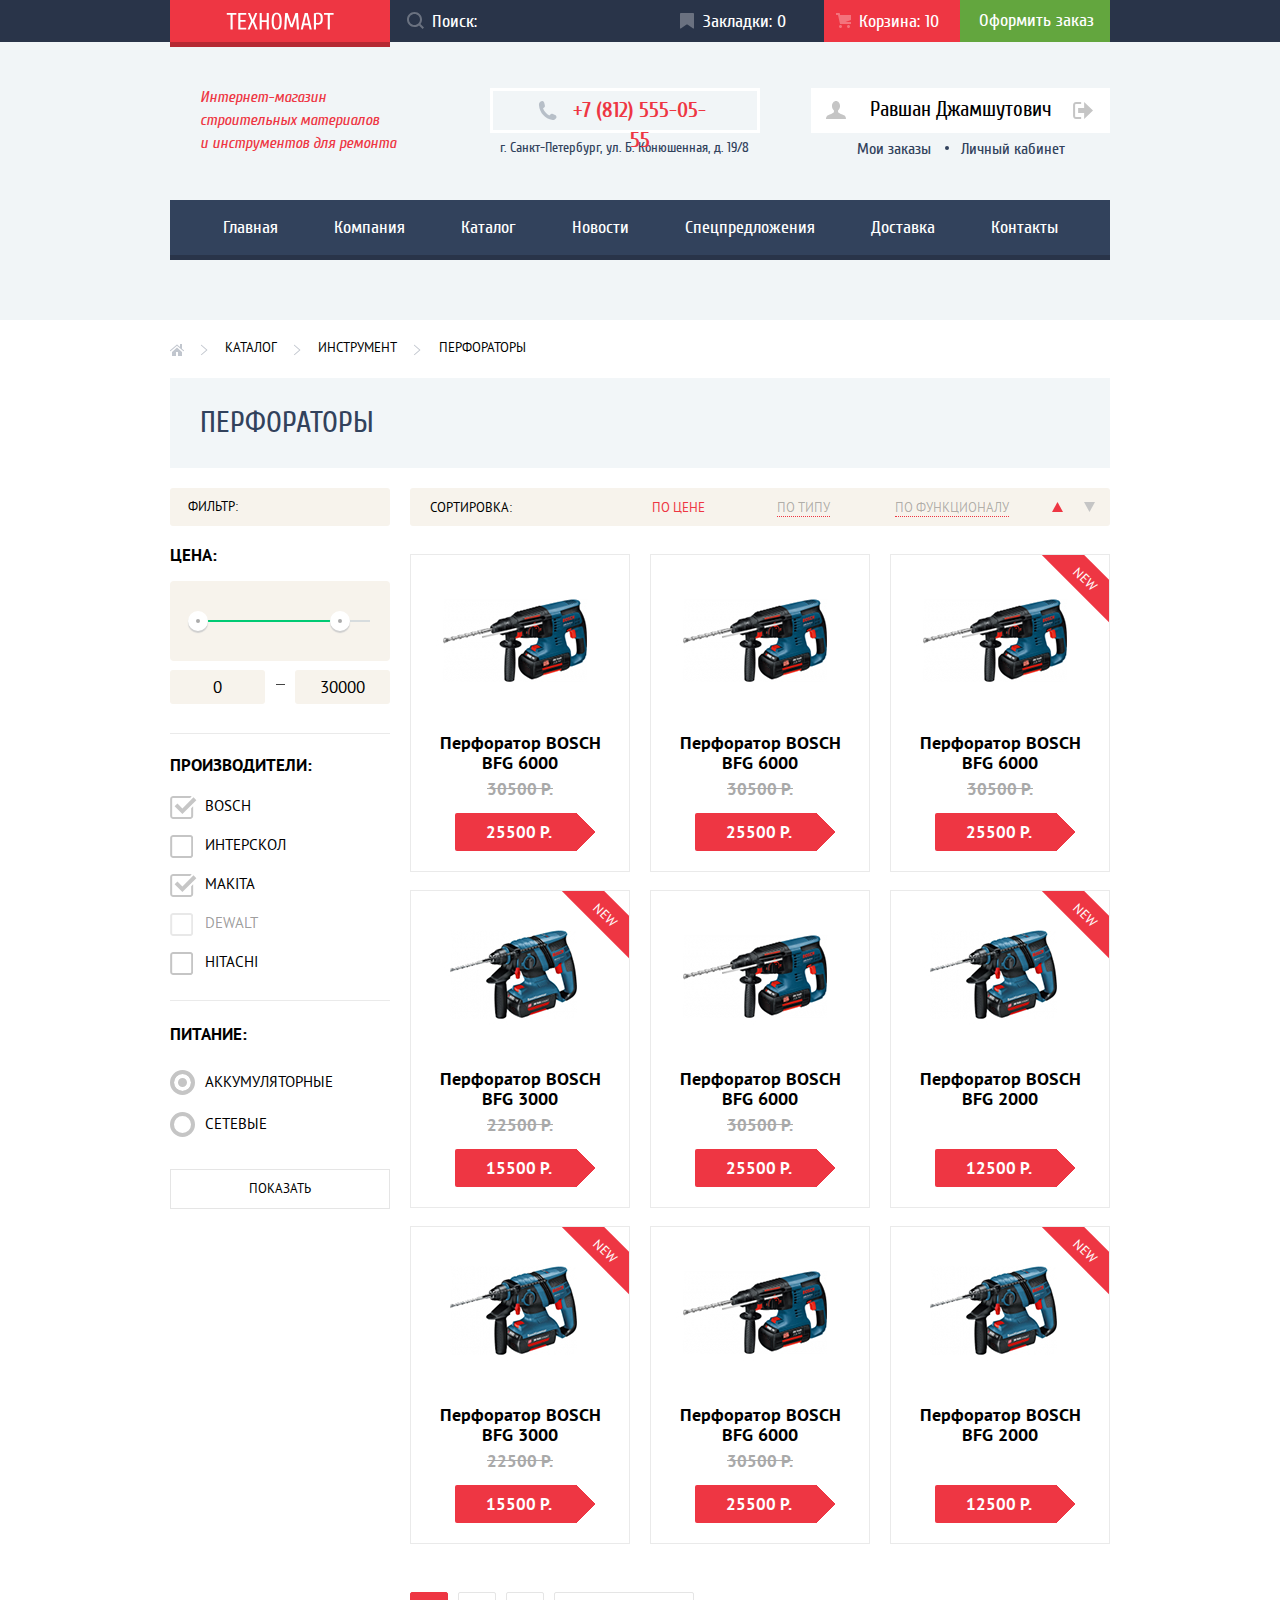
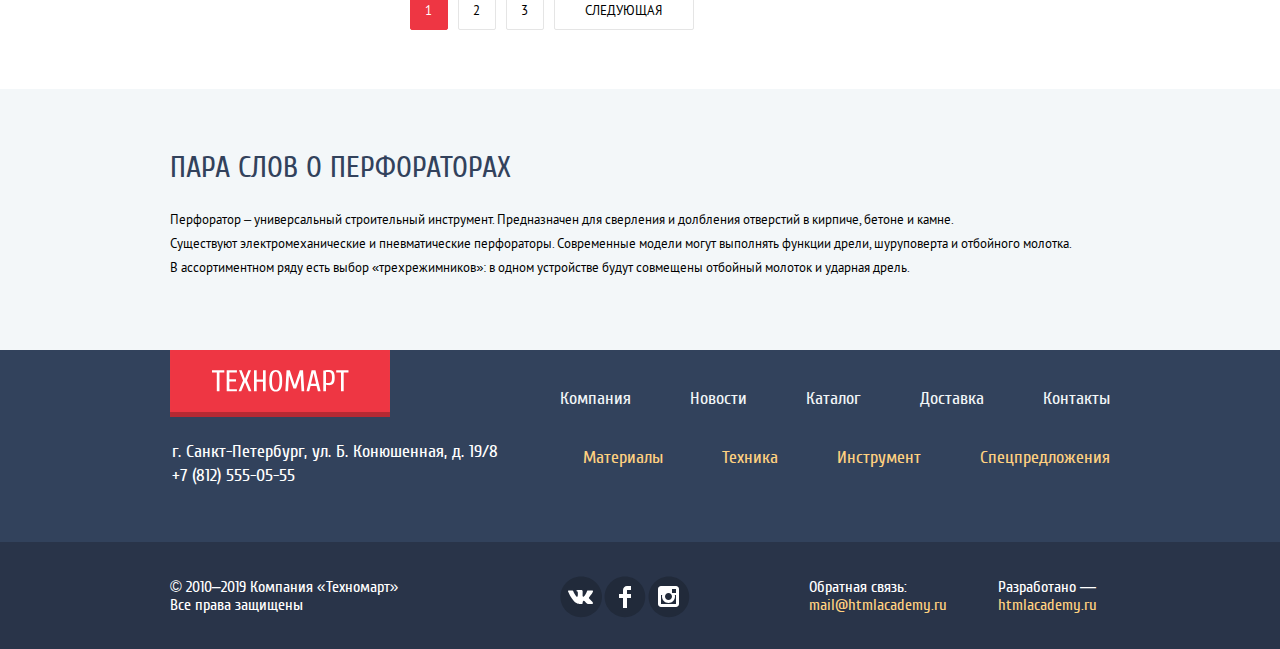
<file: catalog.html>
<!DOCTYPE html>
<html class="page" lang="ru">
  <head>
    <meta charset="utf-8">
    <title>HTML Academy: Техномарт</title>

    <link href="css/normalize.min.css" rel="stylesheet">
    <link href="css/style.min.css" rel="stylesheet">

    <link rel="icon" href="favicon.ico">
    <link rel="icon" href="img/icon/32.svg" type="image/svg+xml">
    <link rel="manifest" href="manifest.webmanifest">

  </head>

    <body class="page-body">

      <header class="main-header-catalog">
        <!--Верхня часть шапки-->
        <div class="menu-header-bar">
          <div class="menu-header menu-font container">
            <div class="logo-header">
              <a class="link-logo-header" href="index.html" aria-label="логотип техномарт">
                <!--svg logo-->
                <svg width="220" height="47" viewBox="0 0 220 47" fill="none" xmlns="http://www.w3.org/2000/svg">
                  <g filter="url(#filter0_i)"><rect width="220" height="47" fill="#EE3643"/></g>
                  <path fill-rule="evenodd" clip-rule="evenodd" d="M159.847 14.6585V29.4498H157.734V14.6585H153.978V13.0151H163.604V14.6585H159.847ZM151.712 23.3572C151.344 23.819 150.883 24.1477 150.327 24.3433C149.771 24.539 149.11 24.6368 148.343 24.6368C147.983 24.6368 147.576 24.6133 147.122 24.5664C146.668 24.5194 146.293 24.4646 145.995 24.402V29.4498H143.882V13.2498C144.477 13.0777 145.076 12.9564 145.678 12.8859C146.281 12.8155 146.934 12.7803 147.639 12.7803C148.578 12.7803 149.376 12.8781 150.034 13.0738C150.691 13.2694 151.223 13.5942 151.63 14.0481C152.037 14.502 152.334 15.1046 152.522 15.8559C152.71 16.6072 152.804 17.5385 152.804 18.6498C152.804 19.7924 152.714 20.7472 152.534 21.5142C152.354 22.2811 152.08 22.8955 151.712 23.3572ZM150.515 16.5368C150.397 15.9733 150.214 15.5272 149.963 15.1985C149.713 14.8698 149.396 14.639 149.012 14.5059C148.629 14.3729 148.171 14.3064 147.639 14.3064H145.995V22.9933H147.639C148.171 22.9933 148.629 22.9268 149.012 22.7938C149.396 22.6607 149.713 22.4298 149.963 22.1011C150.214 21.7724 150.397 21.3264 150.515 20.7629C150.632 20.1994 150.691 19.4951 150.691 18.6498C150.691 17.8046 150.632 17.1003 150.515 16.5368ZM138.6 25.2238H133.904L132.847 29.4498H130.734L134.726 13.0151H137.778L141.769 29.4498H139.656L138.6 25.2238ZM136.299 15.3629H136.205L134.256 23.5803H138.247L136.299 15.3629ZM126.156 17.2411H126.039L122.634 27.3368H120.521L117.117 17.2411H117L116.295 29.4498H114.182L115.121 13.0151H117.704L121.531 24.2846H121.625L125.452 13.0151H128.034L128.974 29.4498H126.861L126.156 17.2411ZM110.379 27.9238C109.941 28.5655 109.412 29.0194 108.794 29.2855C108.176 29.5516 107.467 29.6846 106.669 29.6846C105.871 29.6846 105.163 29.5516 104.544 29.2855C103.926 29.0194 103.398 28.5655 102.96 27.9238C102.521 27.282 102.189 26.4172 101.962 25.3294C101.735 24.2416 101.621 22.8759 101.621 21.2324C101.621 19.589 101.735 18.2233 101.962 17.1355C102.189 16.0477 102.521 15.1829 102.96 14.5411C103.398 13.8994 103.926 13.4455 104.544 13.1794C105.163 12.9133 105.871 12.7803 106.669 12.7803C107.467 12.7803 108.176 12.9133 108.794 13.1794C109.412 13.4455 109.941 13.8994 110.379 14.5411C110.817 15.1829 111.15 16.0477 111.377 17.1355C111.604 18.2233 111.717 19.589 111.717 21.2324C111.717 22.8759 111.604 24.2416 111.377 25.3294C111.15 26.4172 110.817 27.282 110.379 27.9238ZM109.357 17.7577C109.193 16.8498 108.978 16.1298 108.712 15.5977C108.446 15.0655 108.133 14.6977 107.773 14.4942C107.413 14.2907 107.045 14.189 106.669 14.189C106.294 14.189 105.926 14.2907 105.566 14.4942C105.206 14.6977 104.893 15.0655 104.627 15.5977C104.361 16.1298 104.145 16.8498 103.981 17.7577C103.817 18.6655 103.734 19.8238 103.734 21.2324C103.734 22.6411 103.817 23.7994 103.981 24.7072C104.145 25.6151 104.361 26.3351 104.627 26.8672C104.893 27.3994 105.206 27.7672 105.566 27.9707C105.926 28.1742 106.294 28.2759 106.669 28.2759C107.045 28.2759 107.413 28.1742 107.773 27.9707C108.133 27.7672 108.446 27.3994 108.712 26.8672C108.978 26.3351 109.193 25.6151 109.357 24.7072C109.522 23.7994 109.604 22.6411 109.604 21.2324C109.604 19.8238 109.522 18.6655 109.357 17.7577ZM96.6909 21.9368H91.7605V29.4498H89.6475V13.0151H91.7605V20.2933H96.6909V13.0151H98.804V29.4498H96.6909V21.9368ZM85.5396 29.4498L82.6048 22.4064L79.67 29.4498H77.5569L81.0787 20.9977L77.9091 13.0151H80.0222L82.6048 19.589L85.1874 13.0151H87.3004L84.1309 20.9977L87.6526 29.4498H85.5396ZM68.283 13.0151H76.2656V14.6585H70.3961V20.0585H75.5613V21.702H70.3961V27.8064H76.2656V29.4498H68.283V13.0151ZM62.6483 29.4498H60.5352V14.6585H56.7787V13.0151H66.4048V14.6585H62.6483V29.4498Z" fill="white"/>
                    <defs>
                      <filter id="filter0_i" x="0" y="0" width="220" height="47" filterUnits="userSpaceOnUse" color-interpolation-filters="sRGB">
                        <feFlood flood-opacity="0" result="BackgroundImageFix"/>
                        <feBlend mode="normal" in="SourceGraphic" in2="BackgroundImageFix" result="shape"/>
                        <feColorMatrix in="SourceAlpha" type="matrix" values="0 0 0 0 0 0 0 0 0 0 0 0 0 0 0 0 0 0 127 0" result="hardAlpha"/>
                        <feOffset dy="-5"/>
                        <feComposite in2="hardAlpha" operator="arithmetic" k2="-1" k3="1"/>
                        <feColorMatrix type="matrix" values="0 0 0 0 0 0 0 0 0 0 0 0 0 0 0 0 0 0 0.24 0"/>
                        <feBlend mode="normal" in2="shape" result="effect1_innerShadow"/>
                      </filter>
                    </defs>
                </svg>
              </a>
            </div>


            <form class="form-input" method="get" action="https://echo.htmlacademy.ru">
              <label class="visually-hidden" for="search-form">Поле поиска</label>
              <input class="search-form" id="search-form" type="search" placeholder="Поиск:">
              <svg class="search-magnifier" width="17" height="17" viewBox="0 0 17 17" fill="none" xmlns="http://www.w3.org/2000/svg">
                <path class="search-magnifier-color" fill-rule="evenodd" clip-rule="evenodd" d="M13.458 12.044L17 15.586L15.586 17L12.044 13.458C10.782 14.421 9.21 15 7.5 15C3.35786 15 0 11.6421 0 7.5C0 3.35786 3.35786 0 7.5 0C11.6421 0 15 3.35786 15 7.5C15.0001 9.14309 14.4581 10.7403 13.458 12.044ZM7.5 2C4.467 2 2 4.467 2 7.5C2.00331 10.5362 4.4638 12.9967 7.5 13C10.532 13 13 10.532 13 7.5C13 4.467 10.532 2 7.5 2Z" fill="white"/>
              </svg>
            </form>

            <ul class="list-menu">
              <li class="item-menu item-bookmarks">
                <a class="link-menu link-bookmarks-catalog menu-font" href="blank.html">
                  <svg class="icon-bookmarks-full" width="14" height="16" viewBox="0 0 14 16" fill="none" xmlns="http://www.w3.org/2000/svg">
                    <path d="M14 15C14 15.55 13.632 15.741 13.182 15.426L7.819 11.661C7.369 11.346 6.632 11.346 6.182 11.661L0.818 15.426C0.368 15.741 0 15.55 0 15V1C0 0.45 0.45 0 1 0H13C13.55 0 14 0.45 14 1V15Z" fill="white"/>
                  </svg>
                  Закладки: <span class="bookmarks-value">0</span></a></li>
              <li class="item-menu item-cart">
                <a class="link-menu-full link-cart-full menu-font" href="blank.html">
                  <svg class="icon-cart-full" width="15" height="15" viewBox="0 0 15 15" fill="none" xmlns="http://www.w3.org/2000/svg">
                    <path d="M4.5 15C5.32843 15 6 14.3284 6 13.5C6 12.6716 5.32843 12 4.5 12C3.67157 12 3 12.6716 3 13.5C3 14.3284 3.67157 15 4.5 15Z" fill="white"/>
                    <path d="M12.5 15C13.3284 15 14 14.3284 14 13.5C14 12.6716 13.3284 12 12.5 12C11.6716 12 11 12.6716 11 13.5C11 14.3284 11.6716 15 12.5 15Z" fill="white"/>
                    <path d="M15 2H4.07L3.648 0H0V2H2.031L4.016 11H15V9H9.441L15 6.951V2Z" fill="white"/>
                  </svg>
                  Корзина: <span class="cart-value">10</span>
                </a>
              </li>
              <li class="item-order">
                <a class="link-order menu-font" href="blank.html">
                  Оформить заказ
                </a>
              </li>
            </ul>
          </div>
        </div>

        <!--Средняя чать шабки-->
        <div class="info-header-bar">
          <div class="info-header header-catalog container">
            <p class="info-text">
              Интернет-магазин<br>
              строительных материалов<br>
              и инструментов для ремонта
            </p>


            <address class="header-adress address-info">
              <p class="header-tel">
                <a class="link-phone" href="tel:+78125550555">+7 (812) 555-05-55
                  <svg class="icon-phone" width="19" height="19" viewBox="0 0 19 19" fill="none" xmlns="http://www.w3.org/2000/svg">
                    <path d="M15.572 18.985H14.631C10.502 18.497 7.47403 16.577 5.27203 14.121C3.06203 11.66 1.31803 8.49202 0.978027 4.22802V3.08402C1.05603 2.31002 1.43703 1.78002 1.87603 1.32702C2.42503 0.76602 3.25003 0.0440198 4.00203 0.0190198C4.55603 0.00101977 5.50203 0.39902 5.88103 0.91802C6.21003 1.36402 6.38503 2.25702 6.53703 2.92102C6.69103 3.59202 7.04203 4.56402 6.94503 5.21002C6.79703 6.21702 5.45803 6.64402 5.06603 7.37602C6.37303 10.511 8.50903 12.815 11.359 14.407C12.074 14.015 12.705 12.835 13.691 12.812C14.05 12.803 14.509 12.99 14.875 13.098C15.277 13.219 15.625 13.373 15.979 13.506C16.575 13.73 17.627 14.027 17.983 14.527C18.348 15.04 18.553 15.883 18.473 16.406C18.309 17.447 16.594 18.603 15.572 18.985Z" fill="#B7BFC8"/>
                  </svg>
              </a>
              </p>
              <p class="header-address-text">г. Санкт-Петербург, ул. Б. Конюшенная, д. 19/8</p>
            </address>

            <div class="header-authorized-user">
              <p class="name-user-text">
                <a class="name-user content-login" href="blank.html">
                  <svg class="icon-user" width="20" height="18" viewBox="0 0 20 18" fill="none" xmlns="http://www.w3.org/2000/svg">
                    <path d="M17.881 14.166C15.737 13.431 13.625 12.5 12.674 11.776C12.017 11.275 11.904 10.158 12.157 9.361C13.275 8.458 14.021 6.884 14.021 5.083C14.021 2.276 12.221 0 10 0C7.77902 0 5.97901 2.276 5.97901 5.083C5.97901 6.884 6.72501 8.457 7.84201 9.36C8.09501 10.158 7.98302 11.275 7.32502 11.776C6.37502 12.5 4.26201 13.43 2.11801 14.166C-0.0259852 14.902 1.48343e-05 18 1.48343e-05 18H20C20 18 20.025 14.901 17.881 14.166Z" fill="#C5C5C5"/>
                  </svg>
                  Равшан Джамшутович
                </a>
                <a class="link-icon-out" href="blank.html">
                  <svg class="icon-out" width="20" height="17" viewBox="0 0 20 17" fill="none" xmlns="http://www.w3.org/2000/svg">
                    <path d="M20 8.5L11.125 0V6H5.125V11H11.125V17L20 8.5Z" fill="#C5C5C5"/>
                    <path d="M2.10604 13.952V3.048C2.12404 2.672 2.27704 1.991 3.11604 1.991H8.14304V0H3.11604C0.938036 0 0.112036 1.81 0.0870361 3.027V13.973C0.112036 15.189 0.938036 17 3.11604 17H8.14304V15.01H3.11604C2.27704 15.01 2.12404 14.327 2.10604 13.952Z" fill="#C5C5C5"/>
                  </svg>
                  <span class="visually-hidden">Выход</span>
                </a>
              </p>
              <ul class="my-orders-text">
                <li class="item-my-orders"><a class="my-orders text-info-contact" href="blank.html">Мои заказы</a></li>
                <li><a class="personal-area text-info-contact" href="blank.html">Личный кабинет</a></li>
              </ul>
            </div>
          </div>
        </div>

        <!--Нижняя часть шапки-->
        <div class="info-header-navigation">
          <nav class="navigation container">
            <ul class="navigation-list">
              <li class="navigation-item"><a class="navigation-link menu-font" href="index.html">Главная</a></li>
              <li class="navigation-item"><a class="navigation-link menu-font" href="blank.html">Компания</a></li>
              <li class="navigation-item"><a class="navigation-link menu-font">Каталог</a></li>
              <li class="navigation-item"><a class="navigation-link menu-font" href="blank.html">Новости</a></li>
              <li class="navigation-item"><a class="navigation-link menu-font" href="blank.html">Спецпредложения</a></li>
              <li class="navigation-item"><a class="navigation-link menu-font" href="blank.html">Доставка</a></li>
              <li class="navigation-item"><a class="navigation-link menu-font" href="blank.html">Контакты</a></li>
            </ul>
          </nav>
        </div>
      </header>

      <main class="page-catalog">

        <div class="breadcrumbs-catalog container">
          <ul class="breadcrumbs-list">
            <li class="breadcrumbs-item">
              <a class="breadcrumbs-link breadcrumbs-home" href="index.html">
                <span class="visually-hidden">Главная</span>
              </a>
            </li>
            <li class="breadcrumbs-arrow"></li>
            <li class="breadcrumbs-item">
              <a class="breadcrumbs-link subject-catalog" href="blank.html">Каталог</a>
            </li>
            <li class="breadcrumbs-arrow"></li>
            <li class="breadcrumbs-item ">
              <a class="breadcrumbs-link subject-catalog" href="blank.html">Инструмент</a>
            </li>
            <li class="breadcrumbs-arrow"></li>
            <li class="breadcrumbs-item">
              <a class="breadcrumbs-link subject-catalog">Перфораторы</a>
            </li>
          </ul>
        </div>

        <div class="main-content container">

          <div class="catalog-product-title">
            <h1 class="heading-primary">Перфораторы</h1>
          </div>

          <div class="catalog-filter">
            <p class="subject-catalog catalog-filter-caption">Фильтр:</p>
            <form method="post" action="https://echo.htmlacademy.ru">

              <fieldset class="fieldset-filter price-filter">
                <legend class="title-filter title-filter-price">Цена:</legend>
                <div class="range-price">
                  <div class="scale">
                    <div class="bar"></div>
                  </div>
                  <div class="toggle toggle-min" tabindex="0"><span class="visually-hidden">ползунок нижнего диапазона</span></div>
                  <div class="toggle toggle-max" tabindex="0"><span class="visually-hidden">ползунок верхнего диапазона</span></div>
                </div>
                <div class="range-price-text">
                  <label class="visually-hidden" for="range-min">Минимальный диапазон</label>
                  <input class="range-text range-text-min" name="range-min" id="range-min" type="text" value="0">
                  <label class="visually-hidden" for="range-max">Максимальный диапазон</label>
                  <input class="range-text range-text-max" name="range-max" id="range-max" type="text" value="30000">
                </div>
              </fieldset>

              <fieldset class="fieldset-filter fieldset-manufacturer">
                <legend class="title-filter title-filter-manufacturer">Производители:</legend>
                <ul class="list-hiding filter-manufacturer">
                  <li>
                    <input class="visually-hidden filter-checkbox" type="checkbox" name="bosch" id="filter-bosch" checked>
                    <label class="subject-filter" for="filter-bosch">Bosch</label>
                  </li>
                  <li>
                    <input class="visually-hidden filter-checkbox" type="checkbox" name="interskol" id="filter-interskol">
                    <label class="subject-filter" for="filter-interskol">Интерскол</label>
                  </li>
                  <li>
                    <input class="visually-hidden filter-checkbox" type="checkbox" name="makita" id="filter-makita" checked>
                    <label class="subject-filter" for="filter-makita">Makita</label>
                  </li>
                  <li>
                    <input class="visually-hidden filter-checkbox" type="checkbox" name="dewalt" id="filter-dewalt" disabled>
                    <label class="subject-filter" for="filter-dewalt">Dewalt</label>
                  </li>
                  <li>
                    <input class="visually-hidden filter-checkbox" type="checkbox" name="hitachi" id="filter-hitachi">
                    <label class="subject-filter" for="filter-hitachi">Hitachi</label>
                  </li>
                </ul>
              </fieldset>
              <fieldset class="fieldset-filter fieldset-power">
                <legend class="title-filter title-power">Питание:</legend>
                <ul class="list-hiding filter-power">
                  <li>
                    <input class="visually-hidden filter-radio" type="radio" name="battery" value="filter-battery" id="filter-battery" checked>
                    <label class="subject-filter" for="filter-battery">Аккумуляторные</label>
                  </li>
                  <li>
                    <input class="visually-hidden filter-radio" type="radio" name="battery" value="electricity-grid" id="electricity-grid">
                    <label class="subject-filter" for="electricity-grid">Сетевые</label>
                  </li>
                </ul>
              </fieldset>
              <button class="btn-submit subject-catalog" type="submit">Показать</button>
            </form>
          </div>

          <section class="main-product-list">
            <h2 class="visually-hidden">Список перфораторов</h2>

            <div class="sorting">
              <p class="subject-catalog sorting-text">Сортировка:</p>

              <div class="sorting-bar">

                <ul class="sorting-list breadcrumbs-list-sorting">
                  <li><a class="sorting-item-price sorting-item-current subject-catalog" href="#">По цене</a></li>
                  <li><a class="sorting-item-type sorting-item subject-catalog" href="#">По типу</a></li>
                  <li><a class="sorting-item-functionality sorting-item subject-catalog" href="#">По функционалу</a></li>
                </ul>      

   

                <ul class="sorting-price breadcrumbs-list-sorting">
                  <li>
                    <a class="descending-order" href="#">
                      <svg width="11" height="10" viewBox="0 0 11 10" fill="none" xmlns="http://www.w3.org/2000/svg">
                        <path d="M5.5 0L11 10L0 10" fill="#EE3643"/>
                      </svg>
                      <span class="visually-hidden">По убыванию</span>
                    </a>
                  </li>
                  <li>
                    <a class="ascending-order" href="#">
                      <svg width="11" height="10" viewBox="0 0 11 10" fill="none" xmlns="http://www.w3.org/2000/svg">
                        <path d="M5.5 10L0 0H11" fill="#C5C5C5"/>
                      </svg>
                      <span class="visually-hidden">По возрастанию</span>
                    </a>
                  </li>
                </ul>
              </div>
            </div>

            <ul class="catalog-list list-hiding">
              <li class="product-item">
                <div class="product-container-img"><img class="product-img" src="img/products/bfg6000.jpg"  width="184" height="164" alt="Перфоратор BOSCH BFG 6000"></div>
                <div class="product-btn ">
                  <button class="btn-buy" type="button" value="buy">Купить</button>
                  <button class="btn-bookmark" type="button" value="bookmarks">В закладки</button>
                </div>
                <div class="product-item-price">
                  <h3 class="caption-product"><a class="link-product" href="blank.html">Перфоратор BOSCH<br>BFG 6000</a></h3>
                  <p class="old-price">30500 р.</p>
                  <div class="price-product-arrow"><p class="price-product">25500 р.</p></div>
                </div>
              </li>
              <li class="product-item">
                <div class="product-container-img"><img class="product-img" src="img/products/bfg6000.jpg"  width="184" height="164" alt="Перфоратор BOSCH BFG 6000"></div>
                <div class="product-btn">
                  <button class="btn-buy" type="button" value="buy">Купить</button>
                  <button class="btn-bookmark" type="button" value="bookmarks">В закладки</button>
                </div>
                <div class="product-item-price">
                  <h3 class="caption-product"><a class="link-product" href="blank.html">Перфоратор BOSCH<br>BFG 6000</a></h3>
                  <p  class="old-price">30500 р.</p>
                  <div class="price-product-arrow"><p class="price-product">25500 р.</p></div>
                </div>
              </li>
              <li class="product-item plank-new">
                <div class="product-container-img"><img class="product-img" src="img/products/bfg6000.jpg"  width="184" height="164" alt="Перфоратор BOSCH BFG 6000"></div>
                <div class="product-btn">
                  <button class="btn-buy" type="button" value="buy">Купить</button>
                  <button class="btn-bookmark" type="button" value="bookmarks">В закладки</button>
                </div>
                <div class="product-item-price">
                  <h3 class="caption-product"><a class="link-product" href="blank.html">Перфоратор BOSCH<br>BFG 6000</a></h3>
                  <p class="old-price">30500 р.</p>
                  <div class="price-product-arrow"><p class="price-product">25500 Р.</p></div>
                </div>
              </li>
              <li class="product-item plank-new">
                <div class="product-container-img"><img class="product-img" src="img/products/bfg2000-3000.jpg"  width="184" height="164" alt="Перфоратор BOSCH BFG 3000"></div>
                <div class="product-btn">
                  <button class="btn-buy" type="button" value="buy">Купить</button>
                  <button class="btn-bookmark" type="button" value="bookmarks">В закладки</button>
                </div>
                <div class="product-item-price">
                  <h3 class="caption-product"><a class="link-product" href="blank.html">Перфоратор BOSCH<br>BFG 3000</a></h3>
                  <p class="old-price">22500 р.</p>
                  <div class="price-product-arrow"><p class="price-product">15500 р.</p></div>
                </div>
              </li>
              <li class="product-item">
                <div class="product-container-img"><img class="product-img" src="img/products/bfg6000.jpg"  width="184" height="164" alt="Перфоратор BOSCH BFG 6000"></div>
                <div class="product-btn">
                  <button class="btn-buy" type="button" value="buy">Купить</button>
                  <button class="btn-bookmark" type="button" value="bookmarks">В закладки</button>
                </div>
                <div class="product-item-price">
                  <h3 class="caption-product"><a class="link-product" href="blank.html">Перфоратор BOSCH<br>BFG 6000</a></h3>
                  <p class="old-price">30500 р.</p>
                  <div class="price-product-arrow"><p class="price-product">25500 р.</p></div>
                </div>
              </li>
              <li class="product-item plank-new">
                <div class="product-container-img"><img class="product-img" src="img/products/bfg2000-3000.jpg"  width="184" height="164" alt="Перфоратор BOSCH BFG 2000"></div>
                <div class="product-btn">
                  <button class="btn-buy" type="button" value="buy">Купить</button>
                  <button class="btn-bookmark" type="button" value="bookmarks">В закладки</button>
                </div>
                <div class="product-item-price">
                  <h3 class="caption-product"><a class="link-product" href="blank.html">Перфоратор BOSCH<br>BFG 2000</a></h3>
                  <div class="price-product-arrow"><p class="price-product">12500 р.</p></div>
                </div>
              </li>
              <li class="product-item plank-new">
                <div class="product-container-img"><img class="product-img" src="img/products/bfg2000-3000.jpg"  width="184" height="164" alt="Перфоратор BOSCH BFG 3000"></div>
                <div class="product-btn">
                  <button class="btn-buy" type="button" value="buy">Купить</button>
                  <button class="btn-bookmark" type="button" value="bookmarks">В закладки</button>
                </div>
                <div class="product-item-price">
                  <h3 class="caption-product"><a class="link-product" href="blank.html">Перфоратор BOSCH<br>BFG 3000</a></h3>
                  <p class="old-price">22500 р.</p>
                  <div class="price-product-arrow"><p class="price-product">15500 р.</p></div>
                </div>
              </li>
              <li class="product-item">
                <div class="product-container-img"><img class="product-img" src="img/products/bfg6000.jpg"  width="184" height="164" alt="Перфоратор BOSCH BFG 6000"></div>
                <div class="product-btn">
                  <button class="btn-buy" type="button" value="buy">Купить</button>
                  <button class="btn-bookmark" type="button" value="bookmarks">В закладки</button>
                </div>
                <div class="product-item-price">
                  <h3 class="caption-product"><a class="link-product" href="blank.html">Перфоратор BOSCH<br>BFG 6000</a></h3>
                  <p class="old-price">30500 р.</p>
                  <div class="price-product-arrow"><p class="price-product">25500 Р.</p></div>
                </div>
              </li>
              <li class="product-item plank-new">
                <div class="product-container-img"><img class="product-img" src="img/products/bfg2000-3000.jpg"  width="184" height="164" alt="Перфоратор BOSCH BFG 2000"></div>
                <div class="product-btn">
                  <button class="btn-buy" type="button" value="buy">Купить</button>
                  <button class="btn-bookmark" type="button" value="bookmarks">В закладки</button>
                </div>
                <div class="product-item-price">
                  <h3 class="caption-product"><a class="link-product" href="blank.html">Перфоратор BOSCH<br>BFG 2000</a></h3>
                  <div class="price-product-arrow"><p class="price-product">12500 р.</p></div>
                </div>
              </li>
            </ul>
          </section>

          <div class="pagination">
            <ul class="pagination-list list-hiding">
              <li><a class="pagination-link-current subject-catalog" href="#">1</a></li>
              <li><a class="pagination-link subject-catalog" href="#">2</a></li>
              <li><a class="pagination-link subject-catalog" href="#">3</a></li>
              <li><a class="pagination-link-next subject-catalog" href="#">Следующая</a></li>
            </ul>
          </div>
        </div>

        <div class="about-product-bar">
          <section class="about-product container">
            <h2 class="about-product-title heading-primary">Пара слов о перфораторах</h2>
            <p class="about-product-text">Перфоратор &ndash; универсальный строительный инструмент. Предназначен для сверления и долбления отверстий в кирпиче, бетоне и камне.<br>
              Существуют электромеханические и пневматические перфораторы. Современные модели могут выполнять функции дрели, шуруповерта и отбойного молотка. <br>
              В ассортиментном ряду есть выбор «трехрежимников»: в одном устройстве будут совмещены отбойный молоток и ударная дрель.</p>
          </section>
        </div>

      </main>

      <footer class="main-footer-catalog">
        <!--Верхняя часть подвала-->
        <div class="footer-top-bar">
          <div class="footer-top container">
            <div class="logo-address">
              <div class="link-logo-footer"><a class="link-logo-catalog" href="index.html"><img class="logo-footer" src="img/logo/logo-footer.svg" width="220" height="68" alt="логотип техномаркет"></a></div>
              <address class="footer-address address-info">
                <p class="text-address menu-font">г. Санкт-Петербург, ул. Б. Конюшенная, д. 19/8<br><a class="link-footer-tel" href="tel:+78125550555">+7 (812) 555-05-55</a></p>
              </address>
            </div>
            <div class="footer-navigation">
              <nav>
                <ul class="footer-navigation-list">
                  <li><a class="footer-navigation-link menu-font" href="blank.html">Компания</a></li>
                  <li><a class="footer-navigation-link menu-font" href="blank.html">Новости</a></li>
                  <li><a class="footer-navigation-link menu-font" href="catalog.html">Каталог</a></li>
                  <li><a class="footer-navigation-link menu-font" href="blank.html">Доставка</a></li>
                  <li><a class="footer-navigation-link menu-font" href="blank.html">Контакты</a></li>                  
                </ul>
              </nav>
              <nav>
                <ul class="footer-list-product">
                  <li><a class="footer-link-product menu-font" href="blank.html">Материалы</a></li>
                  <li><a class="footer-link-product menu-font" href="blank.html">Техника</a></li>
                  <li><a class="footer-link-product menu-font" href="catalog.html">Инструмент</a></li>
                  <li><a class="footer-link-product menu-font" href="blank.html">Спецпредложения</a></li>
                </ul>                
              </nav>
            </div>
          </div>
        </div>

        <!--Нижняя часть-->
        <div class="footer-bottom-bar">
          <div class="footer-bottom container">
            <p class="text-copyright text-info-contact">© 2010–2019 Компания «Техномарт»<br>Все права защищены</p>
            <section class="social-network">
              <h2 class="text-social-network visually-hidden">Социальные сети</h2>
              <ul class="list-social-network">
                <li>
                  <a class="link-social-network" href="#">
                    <svg class="icon-social-network" width="44" height="44" viewBox="0 0 44 44" fill="none" xmlns="http://www.w3.org/2000/svg">
                    <path fill-rule="evenodd" clip-rule="evenodd" d="M22.1627 1.4839C33.6533 1.4839 42.9683 10.5873 42.9683 21.8169C42.9683 33.0461 33.6533 42.1494 22.1627 42.1494C10.6721 42.1494 1.35714 33.0461 1.35714 21.8169C1.35714 10.5873 10.6721 1.4839 22.1627 1.4839Z" fill="#212A3A"/>
                    <path d="M24.5403 25.7281C25.4609 25.4384 26.6395 27.6406 27.8943 28.4834C28.836 29.1219 29.5573 28.9841 29.5573 28.9841L32.9017 28.9372C32.9017 28.9372 34.6495 28.8322 33.8232 27.4803C33.7549 27.3678 33.3389 26.4781 31.334 24.6472C29.2376 22.7319 29.5217 23.0422 32.0456 19.7309C33.5835 17.7125 34.1988 16.4797 34.0062 15.9547C33.8213 15.4494 32.6918 15.5806 32.6918 15.5806L28.9237 15.6059C28.5568 15.6069 28.2458 15.7175 28.1042 16.0887C28.1013 16.0925 27.5062 17.6506 26.7127 18.9753C25.0362 21.7775 24.3669 21.9266 24.0896 21.7512C23.4531 21.3453 23.6139 20.1228 23.6139 19.2537C23.6139 16.5378 24.0299 15.4053 22.7992 15.1128C22.388 15.0153 22.0876 14.9516 21.0389 14.9422C19.6985 14.9225 18.5603 14.9422 17.9151 15.2506C17.4866 15.4597 17.1582 15.9181 17.3575 15.9444C17.6079 15.9772 18.1693 16.0944 18.4697 16.4937C18.8559 17.0112 18.8443 18.1709 18.8443 18.1709C18.8443 18.1709 19.0649 21.3687 18.3243 21.7653C17.8159 22.0372 17.1206 21.4822 15.6252 18.9378C14.8615 17.6366 14.2847 16.1984 14.2847 16.1984C14.2847 16.1984 14.173 15.9312 13.9708 15.785C13.73 15.6116 13.393 15.5562 13.393 15.5562L9.81656 15.5787C9.81656 15.5787 9.27923 15.5937 9.08182 15.8244C8.90656 16.0287 9.06738 16.4506 9.06738 16.4506C9.06738 16.4506 11.8686 22.9016 15.0406 26.1509C17.9488 29.1341 21.2537 28.9362 21.2537 28.9362H22.7511C22.7511 28.9362 23.2027 28.8856 23.4338 28.6437C23.6495 28.4187 23.6399 27.9959 23.6399 27.9959C23.6399 27.9959 23.61 26.0187 24.5403 25.7281Z" fill="white"/>
                    </svg> <span class="visually-hidden">Вконтакте</span>
                  </a>
                </li>                
                <li>
                  <a class="link-social-network" href="#">
                    <svg class="icon-social-network" width="44" height="44" viewBox="0 0 44 44" fill="none" xmlns="http://www.w3.org/2000/svg">
                    <path fill-rule="evenodd" clip-rule="evenodd" d="M21.8938 1.4839C33.1232 1.4839 42.2265 10.5873 42.2265 21.8169C42.2265 33.0461 33.1232 42.1494 21.8938 42.1494C10.6643 42.1494 1.56108 33.0461 1.56108 21.8169C1.56108 10.5873 10.6643 1.4839 21.8938 1.4839Z" fill="#212A3A"/>
                    <path d="M28 15V11H24C21.7909 11 20 12.7909 20 15V19H16V23H20V33H24V23H28V19H24V15H28Z" fill="white"/>
                    </svg> <span class="visually-hidden">Фейсбук</span>
                  </a>
                </li>
                <li>
                  <a class="link-social-network" href="#">
                    <svg class="icon-social-network" width="44" height="44" viewBox="0 0 44 44" fill="none" xmlns="http://www.w3.org/2000/svg">
                      <path fill-rule="evenodd" clip-rule="evenodd" d="M21.8938 1.4839C33.1233 1.4839 42.2265 10.5873 42.2265 21.8169C42.2265 33.0461 33.1233 42.1494 21.8938 42.1494C10.6643 42.1494 1.56112 33.0461 1.56112 21.8169C1.56112 10.5873 10.6643 1.4839 21.8938 1.4839Z" fill="#212A3A"/>
                      <path fill-rule="evenodd" clip-rule="evenodd" d="M14 11H29C30.65 11 32 12.35 32 14V29C32 30.65 30.65 32 29 32H14C12.35 32 11 30.65 11 29V14C11 12.35 12.35 11 14 11ZM25 21.5C25 19.57 23.43 18 21.5 18C19.57 18 18 19.57 18 21.5C18 23.43 19.57 25 21.5 25C23.43 25 25 23.43 25 21.5ZM14 29V20H15.181C15.0626 20.4913 15.0019 20.9947 15 21.5C15 25.0899 17.9101 28 21.5 28C25.0899 28 28 25.0899 28 21.5C27.9986 20.9946 27.9379 20.4912 27.819 20H29V29H14ZM25 18H29V14H25V18Z" fill="white"/>
                    </svg>
                    <span class="visually-hidden">Инстаграм</span>
                  </a>
                </li>
              </ul>
            </section>
            <address class="footer-bottom-email address-info">
              <p class="text-email text-info-contact">Обратная связь:<br> <a class="link-email text-info-contact" href="mailto:mail@htmlacademy.ru">mail@htmlacademy.ru</a></p>
              <p class="text-site text-info-contact">Разработано —<br><a class="link-site text-info-contact" href="https://htmlacademy.ru/intensive/htmlcss">htmlacademy.ru</a></p>
            </address>
          </div>
        </div>
      </footer>

      <section class="modal modal-product-added fill-fields visually-hidden">
        <h2 class="visually-hidden">Корзина</h2>
        <div class="product-added-text-bar"><p class="product-added-text">Товар добавлен в корзину!</p></div>
        <div class="btn-send-modal-bar">
          <a class="popup-place-order" href="blank.html">Оформить заказ</a>
          <a class="continue-shopping" href="catalog.html">Продолжить покупки</a>
        </div>
        <button class="btn-close-modal btn-modal-product-added" aria-label="Закрыть" type="button"></button>
      </section>

      <script src="js/modal.min.js"></script>
    </body>
</html>
</file>
<file: css/style.min.css>
@-webkit-keyframes appearance-slide-animation{0%{opacity:.2}to{opacity:1}}@keyframes appearance-slide-animation{0%{opacity:.2}to{opacity:1}}@-webkit-keyframes fading-slide-animation{0%{opacity:1}to{opacity:.2}}@keyframes fading-slide-animation{0%{opacity:1}to{opacity:.2}}@-webkit-keyframes shaking{0%,40%,80%{-webkit-transform:translateX(-5px);transform:translateX(-5px)}20%,60%{-webkit-transform:translateX(5px);transform:translateX(5px)}to{-webkit-transform:translateX(0);transform:translateX(0)}}@keyframes shaking{0%,40%,80%{-webkit-transform:translateX(-5px);transform:translateX(-5px)}20%,60%{-webkit-transform:translateX(5px);transform:translateX(5px)}to{-webkit-transform:translateX(0);transform:translateX(0)}}@-webkit-keyframes surfacing{0%{-webkit-transform:translatey(-750px);transform:translatey(-750px)}to{-webkit-transform:translatey(0);transform:translatey(0)}}@keyframes surfacing{0%{-webkit-transform:translatey(-750px);transform:translatey(-750px)}to{-webkit-transform:translatey(0);transform:translatey(0)}}@-webkit-keyframes surfacing-map{0%{-webkit-transform:translatey(750px);transform:translatey(750px)}to{-webkit-transform:translatey(0);transform:translatey(0)}}@keyframes surfacing-map{0%{-webkit-transform:translatey(750px);transform:translatey(750px)}to{-webkit-transform:translatey(0);transform:translatey(0)}}:root{--basic-white:#ffffff;--basic-dark-gray:#3D546F;--semi-transparent-white:rgba(255,255,255, 0.5);--semi-dark-white:rgba(255,255,255, 0.3);--semi-dark-black:rgba(0,0,0,0.3);--half-black:rgba(0,0,0, 0.4);--dark-desaturated-blue:#32425c;--extra-desaturated-blue:#293449;--bright-red:#ee3643;--strong-red:#ca2c37;--extra-strong-red:#ba2732;--light-red:#ff5357;--basic-black:#000000;--dark-moderate-green:#63a63e;--strong-green:#5fbb2d;--extra-light-black:rgba(0,0,0, 0.0001);--very-light-black:rgba(0,0,0, 0.15);--light-basic-black:rgba(0,0,0, 0.75);--light-grayish-blue:#f3f7f9;--light-grayish-orange:#f9f5f0;--light-orange:#ffbf47;--bright-cyan:#3bbce3;--very-soft-magenta:#dc91d8;--slightly-desaturated-lime-green:#8ed78f;--basic-light-orange:#ffc047;--basic-gray:#a9a9a9;--extra-light-orange:#ffda96;--extra-gray:rgba(0,0,0, 0.24);--light-gray:#c5c5c5;--basic-extra-gray:rgba(197,197,197, 0.3);--dark-gray:rgba(169,169,169, 0.3);--basic-dark-blue:#1d2739;--very-light-orange:#ffd180;--grayish-blue:#f1f5f7;--light-white:#f1f5f7;--light-beige:#f7f3ec;--light-gray-white:#f2f6f8;--light-extra-gray:#e5e5e5;--light-black:#EAEAEA;--extra-black:#405069;--light-green:#367315;--dark-green:#518534;--very-light-extra-gray:#444444;--very-extra-blue:#161D29;--basic-gray-white:#D7DCDE;--extra-green:#00ca74;--basic-beige:#ababab;--extra-light-beige:#f4f4f4;--very-light-beige:#cfcfcf;--dark-light-gray:#b5b5b5}@font-face{font-family:"Cuprum";font-weight:400;font-style:normal;src:local("Cuprum"),url(../fonts/cuprum.woff2) format("woff2"),url(../fonts/cuprum.woff) format("woff")}@font-face{font-family:"Cuprum";font-weight:700;font-style:normal;src:local("Cuprum Bold"),url(../fonts/cuprumbold.woff2) format("woff2"),url(../fonts/cuprumbold.woff) format("woff")}@font-face{font-family:"Cuprum";font-weight:400;font-style:italic;src:local("Cuprum Italic"),url(../fonts/cuprumitalic.woff2) format("woff2"),url(../fonts/cuprumitalic.woff) format("woff")}@font-face{font-family:"PT Sans";font-weight:700;font-style:normal;src:local("PT Sans Bold"),url(../fonts/ptsansbold.woff2) format("woff2"),url(../fonts/ptsansbold.woff) format("woff")}@font-face{font-family:"PT Sans";font-weight:400;font-style:normal;src:local("PT Sans"),url(../fonts/ptsans.woff2) format("woff2"),url(../fonts/ptsans.woff) format("woff")}.page{height:100%}.container{width:940px;margin:0 auto;padding:0 10px}.visually-hidden{position:absolute;width:1px;height:1px;margin:-1px;border:0;padding:0;white-space:nowrap;-webkit-clip-path:inset(100%);clip-path:inset(100%);clip:rect(0 0 0 0);overflow:hidden}img{max-width:100%}.page-body{min-width:960px;margin:0;padding:0;font-family:"PT Sans","Arial",sans-serif;font-size:13px;line-height:24px;min-height:100%;display:-ms-grid;display:grid;-ms-grid-rows:-webkit-min-content 1fr -webkit-min-content;-ms-grid-rows:min-content 1fr min-content;grid-template-rows:-webkit-min-content 1fr -webkit-min-content;grid-template-rows:min-content 1fr min-content;-ms-flex-line-pack:start;align-content:start}a{text-decoration:none}a:not([class=link-logo-header]){outline:0}.address-info{font-style:normal}.page-main{margin-bottom:70px}.logo-header{-webkit-box-shadow:inset 0 -5px 0 var(--extra-gray);box-shadow:inset 0 -5px 0 var(--extra-gray);width:220px;height:42px;z-index:1}.link-logo-header[href]{display:block;height:47px}.link-logo-header svg{display:block}.link-logo-header[href]:active rect{fill:var(--extra-strong-red)}.main-header{margin-bottom:59px}.main-header-catalog{margin-bottom:14px}.menu-header,.menu-header-bar{background-color:var(--extra-desaturated-blue)}.menu-header{display:-ms-grid;display:grid;-ms-grid-columns:220px 270px 1fr;grid-template-columns:220px 270px 1fr;min-height:42px}.list-menu{display:-webkit-box;display:-ms-flexbox;display:flex;-ms-flex-wrap:wrap;flex-wrap:wrap;-webkit-box-pack:end;-ms-flex-pack:end;justify-content:flex-end;list-style:none;padding:0;margin:0}.menu-font{font-family:"Cuprum","Arial",sans-serif;font-size:18px;line-height:24px}.link-menu-full,.menu-header,.navigation-link{color:var(--basic-white)}.form-input,.search-form{margin-left:0;width:229px;border:0;height:42px;background-color:var(--extra-desaturated-blue);-webkit-appearance:none}.form-input{padding:0;position:relative}.search-form{padding:0 0 0 42px}.search-form::-webkit-input-placeholder{color:var(--basic-white)}.search-form::-moz-placeholder{color:var(--basic-white)}.search-form:-ms-input-placeholder{color:var(--basic-white)}.search-form::-ms-input-placeholder{color:var(--basic-white)}.search-form::placeholder{color:var(--basic-white)}.search-magnifier{position:absolute;left:17px;top:12px;opacity:.3}.filter-checkbox:hover+label::before,.form-input:hover .search-magnifier{opacity:1}.form-input:focus-within path{fill:var(--bright-red)}.form-input:focus-within .search-magnifier{opacity:1}.search-form:active{color:var(--semi-transparent-white)}.search-form:focus{background-color:var(--basic-white);color:var(--basic-black);outline:0}.link-menu,.link-menu-full,.link-order{position:relative;display:inline-block;vertical-align:top}.link-menu-full{background-color:var(--bright-red)}.link-menu,.link-order{margin:0;min-width:150px;color:var(--basic-white)}.link-order{text-align:center;padding:9px 16px 9px 19px;-webkit-box-sizing:border-box;box-sizing:border-box;background-color:var(--dark-moderate-green)}.link-cart{padding:9px 26px}.link-bookmarks,.link-bookmarks-catalog,.link-cart,.link-cart-full{text-align:end;-webkit-box-sizing:border-box;box-sizing:border-box}.link-cart-full{min-width:136px;padding:10px 21px 8px 35px}.link-cart-full:active{color:var(--semi-transparent-white)}.link-bookmarks,.link-bookmarks-catalog{padding:9px 24px}.link-bookmarks-catalog{padding:10px 38px 8px 21px}.link-order:focus,.link-order:hover{background-color:var(--strong-green)}.link-order:active{background-color:var(--dark-moderate-green);color:var(--semi-transparent-white)}.icon-bookmarks{position:absolute;left:20px;top:13px;opacity:.3}.icon-bookmarks-full,.icon-cart,.icon-cart-full{position:absolute;left:6px;top:13px;opacity:.3}.icon-cart,.icon-cart-full{left:26px}.icon-cart-full{left:12px}.link-menu:focus svg,.link-menu:hover svg{opacity:1}.link-menu:active svg{opacity:.3}.link-menu-full:focus svg,.link-menu-full:hover svg{opacity:1}.link-menu-full:active svg{opacity:.3}.link-menu:active{background-color:var(--very-extra-blue);color:var(--semi-transparent-white)}.icon-out:hover path,.link-icon-out:focus path,.name-user:focus path,.name-user:hover path{fill:var(--basic-dark-gray)}.name-user:active{color:var(--light-gray)}.icon-out:active path,.name-user:active path{fill:var(--light-gray)}.my-orders,.personal-area{color:var(--dark-desaturated-blue)}.my-orders{margin-right:30px}.item-my-orders,.my-orders{position:relative}.item-my-orders::after{position:absolute;content:"";width:4px;height:4px;right:12px;top:8px;border-radius:50%;background-color:var(--dark-desaturated-blue)}.my-orders:focus,.my-orders:hover,.personal-area:focus,.personal-area:hover{color:var(--bright-red)}.my-orders:active,.personal-area:active{color:var(--light-gray)}.info-header,.info-header-bar{background-color:var(--light-white)}.info-header{display:-ms-grid;display:grid;-ms-grid-columns:300px 20px 300px 20px 300px;grid-template-columns:repeat(3,300px);gap:20px;-ms-flex-line-pack:start;align-content:start;padding:44px 0 40px}.header-catalog{padding:44px 0 38px}.info-text{font-family:"Cuprum","Arial",sans-serif;font-style:italic;font-size:16px;line-height:23px;color:var(--bright-red);margin:0;padding:0 0 0 30px}.name-user-text{position:relative;width:299px;min-height:45px;background-color:var(--basic-white);text-align:center;padding-top:11px;margin:0 0 5px;-webkit-box-sizing:border-box;box-sizing:border-box}.header-tel a:focus,.name-user:focus{outline:1px dotted var(--basic-black)}.icon-user,.link-phone svg{position:absolute;top:13px;left:15px}.icon-out{position:absolute;top:14px;right:17px}.header-authorized-user,.my-orders-text{display:-webkit-box;display:-ms-flexbox;display:flex;-ms-flex-wrap:wrap;flex-wrap:wrap}.header-authorized-user{-webkit-box-orient:vertical;-webkit-box-direction:normal;-ms-flex-direction:column;flex-direction:column;justify-self:end;padding-top:2px}.my-orders-text{list-style:none;-webkit-box-pack:center;-ms-flex-pack:center;justify-content:center;margin:0;padding:0}.header-tel a{font-family:"Cuprum","Arial",sans-serif;font-weight:700;font-style:normal;font-size:21px;line-height:30px;color:var(--bright-red)}.link-phone{position:relative}.link-phone svg{top:3px;left:-35px}.btn-login:focus path,.btn-login:hover path,.link-phone:focus path{fill:var(--basic-dark-gray)}.header-tel{text-align:center;border:3px solid var(--basic-white);width:270px;height:45px;margin:2px 0 3px;padding:4px 42px 5px 71px;-webkit-box-sizing:border-box;box-sizing:border-box}.content-login,.header-address-text{font-family:"Cuprum","Arial",sans-serif}.header-address-text{font-size:14px;line-height:24px;color:var(--dark-desaturated-blue);padding-left:10px;margin:0}.content-login{color:var(--basic-black);font-size:21px;line-height:21px}.header-login{list-style:none;justify-self:end;display:-webkit-box;display:-ms-flexbox;display:flex;-ms-flex-wrap:wrap;flex-wrap:wrap;padding:2px 0 0 19px;margin:0}.btn-login,.btn-registration{-webkit-box-sizing:border-box;box-sizing:border-box;display:inline-block;vertical-align:top;background-color:var(--basic-white)}.btn-login{position:relative;text-align:end;min-width:121px;margin-right:10px;padding:12px 27px 12px 45px}.btn-login:active path{fill:var(--light-gray)}.icon-login-in{position:absolute;left:19px;top:13px}.btn-registration{min-width:150px;padding:12px 24px;text-align:center}.btn-login:focus,.btn-login:hover,.btn-registration:focus,.btn-registration:hover{color:var(--bright-red)}.btn-login:active,.btn-registration:active{color:var(--light-gray)}.navigation-list{display:-webkit-box;display:-ms-flexbox;display:flex;-ms-flex-wrap:wrap;flex-wrap:wrap;list-style:none;-webkit-box-pack:center;-ms-flex-pack:center;justify-content:center;margin:0;padding:0}.info-header-navigation{background-color:var(--light-white);padding-bottom:60px}.navigation{background-color:var(--dark-desaturated-blue);-webkit-box-shadow:inset 0 -5px 0 var(--extra-desaturated-blue);box-shadow:inset 0 -5px 0 var(--extra-desaturated-blue);padding:0}.navigation-link{display:block;text-align:center;padding:16px 28px 20px;min-height:60px;-webkit-box-sizing:border-box;box-sizing:border-box}.navigation-link:focus,.navigation-link:hover{background-color:var(--extra-desaturated-blue);-webkit-box-shadow:inset 0 -5px 0 var(--extra-desaturated-blue);box-shadow:inset 0 -5px 0 var(--extra-desaturated-blue)}.navigation-link:active{background-color:var(--basic-dark-blue);opacity:.5;-webkit-box-shadow:inset 0 -5px 0 var(--extra-desaturated-blue);box-shadow:inset 0 -5px 0 var(--extra-desaturated-blue)}.services{margin-bottom:59px}.link-btn-section{font-family:"Cuprum","Arial",sans-serif;font-size:14px;line-height:18px;text-transform:uppercase}.services-subtitle-font{font-family:"Cuprum","Arial",sans-serif;font-size:24px;line-height:30px}.link-services{display:inline-block;vertical-align:top;background-color:var(--semi-dark-white);color:var(--basic-white);min-width:135px;padding:10px 22px;text-align:center;-webkit-box-sizing:border-box;box-sizing:border-box}.link-services:focus,.link-services:hover{background-color:var(--basic-extra-gray)}.link-services:active{background-color:var(--dark-gray)}.categories,.shares{color:var(--basic-white);list-style:none;padding:0;margin:0}.categories{display:-webkit-box;display:-ms-flexbox;display:flex;-ms-flex-wrap:wrap;flex-wrap:wrap;-webkit-box-pack:justify;-ms-flex-pack:justify;justify-content:space-between;-ms-grid-row:1;grid-row:1;-ms-grid-column:1;grid-column-start:1;-ms-grid-column-span:-2;grid-column-end:-1}.list-tool-slide,.shares{-ms-grid-row:2;-ms-grid-row-span:2}.shares{display:-ms-grid;display:grid;-ms-grid-rows:123px 20px 123px;grid-template-rows:repeat(2,123px);gap:20px;grid-column:3/-1;grid-row-start:2;grid-row-end:4}.list-tool-slide{position:relative;grid-row:2/4;-ms-grid-column:1;-ms-grid-column-span:2;grid-column:1/3}.btn-slide{position:absolute;border-radius:50%;width:10px;height:10px;padding:0;border:2px solid var(--basic-white);outline:0;z-index:2}.btn-back-img:focus,.btn-next-img:focus,.btn-slide:focus{outline:1px dotted var(--basic-white)}.btn-next{top:220px;left:315px}.btn-back{top:220px;left:295px}.btn-slide-background{background-color:var(--bright-red)}.btn-back-img{top:122px;left:24px}.btn-next-img{top:122px;right:20px;-webkit-transform:rotate(180deg);-ms-transform:rotate(180deg);transform:rotate(180deg)}.btn-back-img,.btn-next-img{position:absolute;width:22px;height:40px;border:0;background:url(../img/decorative/icon-left-slide.svg);cursor:pointer;z-index:2}.services-item{padding:20px 23px;width:254px;min-height:83px}.services-subtitle{margin:0 0 14px;padding:0}.services-block{display:-ms-grid;display:grid;-ms-grid-columns:300px 20px 300px 20px 300px;grid-template-columns:repeat(3,300px);gap:20px}.service-subtitle{font-family:"Cuprum","Arial",sans-serif;font-weight:700;font-style:normal;font-size:24px;line-height:30px}.services-item-materials{position:relative;background-color:var(--light-orange);overflow:hidden}.services-item-materials::before{position:absolute;width:44px;height:65px;top:31px;right:43px;content:"";background:url(../img/decorative/bucket.svg) no-repeat}.plank-new::after{position:absolute;content:"new";text-align:center;padding:5px 10px;-webkit-box-sizing:border-box;box-sizing:border-box;width:100px;height:30px;top:8px;right:-27px;text-transform:uppercase;-webkit-transform:rotate(45deg);-ms-transform:rotate(45deg);transform:rotate(45deg);background-color:var(--bright-red);z-index:4;color:var(--basic-white)}.services-item-tool::before{position:absolute;width:75px;height:61px;top:34px;right:31px;content:"";background:url(../img/decorative/electric-drill.svg) no-repeat}.services-item-tool{position:relative;background-color:var(--bright-cyan)}.item-tool{position:absolute;height:266px}.index-slide{z-index:1}.appearance-slide{-webkit-animation-name:appearance-slide-animation;animation-name:appearance-slide-animation;-webkit-animation-duration:.5s;animation-duration:.5s}.fading-slide{-webkit-animation-name:fading-slide-animation;animation-name:fading-slide-animation;-webkit-animation-duration:1s;animation-duration:1s}.services-item-equipment{position:relative;background-color:var(--very-soft-magenta)}.services-item-equipment::before{position:absolute;width:78px;height:62px;top:31px;right:31px;content:"";background:url(../img/decorative/tractor.svg) no-repeat}.services-item-discounts{position:relative;background-color:var(--slightly-desaturated-lime-green)}.services-item-discounts::before{position:absolute;width:59px;height:72px;top:26px;right:45px;content:"";background:url(../img/decorative/bolwing-basket.svg) no-repeat}.services-item-delivery{position:relative;background-color:var(--basic-light-orange)}.services-item-delivery::before{position:absolute;width:78px;height:63px;top:32px;right:31px;content:"";background:url(../img/decorative/car.svg) no-repeat}.tool-subtitle,.tool-text{font-family:"Cuprum","Arial",sans-serif}.tool-subtitle{font-weight:700;font-size:36px;line-height:36px;text-transform:uppercase}.tool-text{font-size:18px;line-height:24px}.link-slide{position:absolute;display:inline-block;vertical-align:top;min-width:192px;top:201px;left:24px;padding:11px 46px 9px;-webkit-box-sizing:border-box;box-sizing:border-box;background-color:var(--bright-red);color:var(--basic-white)}.link-slide:focus,.link-slide:hover{background-color:var(--strong-red)}.link-slide:active{background-color:var(--extra-strong-red)}.section-saber{display:-ms-grid;display:grid;-ms-grid-columns:720px 220px;grid-template-columns:720px 220px;width:940px;background-color:var(--light-grayish-orange);-webkit-box-sizing:border-box;box-sizing:border-box}.title-popular-manufacturers,.title-popular-products{padding:29px 28px 30px;-webkit-box-sizing:border-box;box-sizing:border-box}.popular-manufacturers,.popular-products{display:-ms-grid;display:grid;-ms-grid-rows:-webkit-min-content 20px 1fr;-ms-grid-rows:min-content 20px 1fr;grid-template-rows:-webkit-min-content 1fr;grid-template-rows:min-content 1fr;gap:20px;margin-bottom:70px}.product-item,.product-item-price{display:-webkit-box;display:-ms-flexbox;display:flex;-webkit-box-orient:vertical;-webkit-box-direction:normal;-ms-flex-direction:column;flex-direction:column;-webkit-box-pack:justify;-ms-flex-pack:justify;justify-content:space-between}.product-item{position:relative;-ms-flex-wrap:wrap;flex-wrap:wrap;-webkit-box-align:center;-ms-flex-align:center;align-items:center;min-height:318px;border:1px solid var(--light-black);padding-top:6px;padding-bottom:20px;-webkit-box-sizing:border-box;box-sizing:border-box;overflow:hidden}.product-item-price{min-height:118px}.manufacturers-item a:focus,.product-item:focus,.product-item:hover{-webkit-box-shadow:0 4px 20px var(--very-light-black);box-shadow:0 4px 20px var(--very-light-black)}.product-btn,.product-container-img{display:-webkit-box;display:-ms-flexbox;display:flex;-ms-flex-wrap:wrap;flex-wrap:wrap;-webkit-box-align:center;-ms-flex-align:center;align-items:center;width:184px;height:164px;margin-bottom:8px}.product-container-img{-webkit-box-pack:center;-ms-flex-pack:center;justify-content:center;z-index:2;background-color:var(--basic-white)}.product-btn{position:absolute;-webkit-box-orient:vertical;-webkit-box-direction:normal;-ms-flex-direction:column;flex-direction:column;padding-top:31px;margin-right:2px;z-index:1}.product-item:focus-within>.product-container-img,.product-item:hover>.product-container-img{opacity:0;z-index:0}.heading-primary{font-family:"Cuprum","Arial",sans-serif;font-size:30px;line-height:30px;font-weight:400;margin:0;color:var(--dark-desaturated-blue);text-transform:uppercase}.list-popular-products{display:-ms-grid;display:grid;-ms-grid-columns:220px 20px 220px 20px 220px 20px 220px;grid-template-columns:repeat(4,220px);gap:20px;list-style:none;padding:0;margin:0}.link-all{background-color:var(--bright-red);color:var(--basic-white)}.link-all:focus,.link-all:hover{background-color:var(--strong-red)}.link-all:active{background-color:var(--extra-strong-red)}.section-btn-all{display:inline-block;vertical-align:top;min-width:192px;text-align:center;min-height:38px;padding:11px 24px 9px;-webkit-box-sizing:border-box;box-sizing:border-box}.btn-popular-manufacturers,.btn-popular-products{padding:25px 19px 26px 5px;text-align:end;-webkit-box-sizing:border-box;box-sizing:border-box}.btn-popular-products{padding:25px 14px 26px}.btn-bookmark,.btn-buy{font-family:"Cuprum","Arial",sans-serif;font-size:14px;line-height:18px;text-transform:uppercase;outline:0}.btn-bookmark{width:135px;height:38px;background-color:var(--basic-white);text-decoration:none;border:3px solid var(--dark-moderate-green);border-radius:2px;color:var(--dark-desaturated-blue)}.btn-bookmark:focus,.btn-bookmark:hover{border:3px solid var(--dark-desaturated-blue)}.btn-bookmark:active{opacity:.5}.btn-buy{width:135px;height:38px;background-color:var(--dark-moderate-green);background-image:url(../img/decorative/icon-cart.svg);background-repeat:no-repeat;background-position:30px 10px;text-decoration:none;color:var(--basic-white);-webkit-box-shadow:inset 0 -3px 0 var(--light-green);box-shadow:inset 0 -3px 0 var(--light-green);border:0;padding-left:19px;border-radius:2px;margin-bottom:10px}.btn-buy:focus,.btn-buy:hover{background-color:var(--strong-green)}.btn-buy:active{background-color:var(--dark-green)}.caption-product{font-family:"PT Sans","Arial",sans-serif;font-weight:700;font-size:18px;line-height:20px;text-align:center;margin:0 0 7px}.link-product{color:var(--basic-black)}.old-price{font-family:"PT Sans","Arial",sans-serif;font-weight:700;font-size:17px;line-height:18px;text-align:center;text-decoration:line-through;text-transform:uppercase;color:var(--basic-gray);margin:0 0 15px}.price-product-arrow{width:141px;height:38px;background-color:var(--bright-red);background-image:-o-linear-gradient(225deg,var(--basic-white) 11%,transparent 11%),-o-linear-gradient(135deg,var(--basic-white) 11%,transparent 11%);background-image:linear-gradient(225deg,var(--basic-white) 11%,transparent 11%),linear-gradient(315deg,var(--basic-white) 11%,transparent 11%);border-radius:2px;margin-left:15px}.filter-checkbox:focus+label,.product-item .link-product:focus{outline:1px dotted var(--dark-desaturated-blue)}.price-product{font-family:"PT Sans","Arial",sans-serif;font-weight:700;font-size:17px;line-height:18px;text-align:center;text-transform:uppercase;color:var(--basic-white);margin:0;position:relative;top:50%;left:50%;width:50%;height:50%;-webkit-transform:translateX(-59%) translateY(-50%);-ms-transform:translateX(-59%) translateY(-50%);transform:translateX(-59%) translateY(-50%)}.section-manufacturers-all{padding:11px 0 0 39px;width:153px;height:27px}.section-manufacturers-list{display:-ms-grid;display:grid;-ms-grid-columns:220px 20px 220px 20px 220px 20px 220px;grid-template-columns:220px 220px 220px 220px;gap:20px;padding:0;margin:0;list-style:none}.manufacturers-item a{display:block;height:145px}.manufacturers-item:active,.manufacturers-item:hover{-webkit-box-shadow:0 4px 20px var(--very-light-black);box-shadow:0 4px 20px var(--very-light-black)}.manufacturers-item:active{opacity:.5}.advantage-offers-bar{margin-bottom:71px;padding-top:64px;background-color:var(--grayish-blue)}.advantage-title-offers{margin:0 0 25px;padding:0;color:var(--basic-black)}.advantage-offers-list{position:relative;list-style:none;padding:0 0 99px;margin:0}.advantage-offers-list::before{position:absolute;content:"";width:10px;height:279px;bottom:50px;left:230px;background:url(../img/decorative/shadow.svg)}.advantage-offers{display:-ms-grid;display:grid;-ms-grid-columns:240px 1fr;grid-template-columns:240px 1fr}.text-services-credit,.text-services-delivery,.text-services-guarantee{margin:0;padding:0;width:331px;min-height:122px}.text-services-credit p{margin:0 0 25px;padding:0}.services-advantage{margin-bottom:70px;grid-column:1/-1}.services-advantage p{margin:0}.text-company{font-family:"PT Sans","Arial",sans-serif;font-size:13px;line-height:24px}.advantage-title-delivery{margin:0 0 30px;padding:0;color:var(--dark-desaturated-blue)}.advantage-title-credit,.advantage-title-guarantee{margin:0 0 24px;padding:0;color:var(--dark-desaturated-blue)}.advantage-title-credit{margin:0 0 29px}.advantage-tabs-list,.services-offers-list{list-style:none;padding:0;margin:0 0 0 80px}.link-btn-credit{display:inline-block;vertical-align:top;text-align:center;min-width:195px;padding:10px 0;background-color:var(--light-red);color:var(--basic-white);-webkit-box-sizing:border-box;box-sizing:border-box;border-radius:2px}.link-btn-credit:hover{background-color:var(--bright-red)}.link-btn-credit:active{background-color:var(--extra-strong-red)}.item-offers{margin-top:1px}.button-offers{font-family:"Cuprum","Arial",sans-serif;font-weight:700;font-size:21px;line-height:30px;width:240px;min-height:61px;text-align:start;border:0;-webkit-box-sizing:border-box;box-sizing:border-box}.button-offers-click{padding:0 0 3px 22px;color:var(--dark-desaturated-blue);background-color:var(--basic-white);-webkit-box-shadow:0 1px 0 var(--basic-white);box-shadow:0 1px 0 var(--basic-white)}.button-offers-rest:focus,.button-offers-rest:hover{outline:0;background-color:var(--extra-desaturated-blue);-webkit-box-shadow:0 1px 0 var(--extra-desaturated-blue),inset 0 1px 0 var(--extra-black);box-shadow:0 1px 0 var(--extra-desaturated-blue),inset 0 1px 0 var(--extra-black)}.button-offers-rest{padding:0 0 3px 22px;color:var(--basic-white);background-color:var(--dark-desaturated-blue);-webkit-box-shadow:0 1px 0 var(--extra-desaturated-blue),inset 0 1px 0 var(--extra-black);box-shadow:0 1px 0 var(--extra-desaturated-blue),inset 0 1px 0 var(--extra-black)}.advantage-tabs-item{width:619px;padding-bottom:101px}.advantage-tabs-item-delivery{background:url(../img/background/delivery.png) no-repeat;background-position:right;background-position-y:20px}.advantage-tabs-item-guarantee{background:url(../img/background/warranty.png) no-repeat;background-position-x:238px;background-position-y:-2px}.advantage-tabs-item-credit{background:url(../img/background/credit.png) no-repeat;background-position-x:165px;background-position-y:-2px}.about-us{display:-ms-grid;display:grid;-ms-grid-columns:460px 180px 300px;grid-template-columns:460px 300px;gap:180px;width:940px}.about-company,.contacts{display:-webkit-box;display:-ms-flexbox;display:flex;-ms-flex-wrap:wrap;flex-wrap:wrap;-webkit-box-orient:vertical;-webkit-box-direction:normal;-ms-flex-direction:column;flex-direction:column}.title-about-company,.title-contacts{color:var(--basic-black);padding:0;margin-bottom:24px}.text-about-company{padding:0;margin:0 0 26px}.text-contacts{padding:0;margin:0 0 32px}.text-about-company:last-of-type{margin:2px}.link-company:last-of-type{margin:0}.list-company{display:block;list-style:none;padding:0;margin:0 0 19px 38px}.link-company{position:relative;margin-bottom:12px}.link-company::before{position:absolute;vertical-align:top;content:"";width:25px;height:2px;top:11px;left:-38px;background-color:var(--bright-red);margin:0 12px 4px 0}.link-about-company{display:block;width:140px;padding:11px 40px 9px;background-color:var(--bright-red);color:var(--basic-white)}.link-about-company:focus,.link-about-company:hover{background-color:var(--strong-red)}.link-about-company:active{background-color:var(--extra-strong-red)}.link-contacts{display:block;width:178px;padding:11px 61px 9px;background-color:var(--bright-red);color:var(--basic-white)}.link-map-contacts:focus img{outline:2px dotted var(--dark-desaturated-blue)}.link-map-contacts{height:158px;margin-bottom:25px}.link-contacts:focus,.link-contacts:hover{background-color:var(--strong-red)}.link-contacts:active{background-color:var(--extra-strong-red)}.link-logo{display:block;width:220px;height:68px;margin-bottom:23px}.logo-address{margin:0 0 54px}.text-address{padding-left:2px;margin:0}.link-footer-tel,.text-address{color:var(--basic-white);background-color:transparent}.link-footer-tel:focus{outline:1px dotted var(--basic-white)}.footer-top-bar{overflow:hidden;background-color:var(--dark-desaturated-blue)}.footer-top{display:-ms-grid;display:grid;-ms-grid-columns:-webkit-max-content 1fr;-ms-grid-columns:max-content 1fr;grid-template-columns:-webkit-max-content 1fr;grid-template-columns:max-content 1fr}.footer-navigation{padding-top:37px}.footer-list-product,.footer-navigation-list{display:-webkit-box;display:-ms-flexbox;display:flex;-ms-flex-wrap:wrap;flex-wrap:wrap;-webkit-box-pack:end;-ms-flex-pack:end;justify-content:flex-end;padding:0;margin:0}.footer-list-product li:not(:first-child),.footer-navigation-list li:not(:first-child){margin-left:59px}.footer-navigation-list{margin-bottom:34px}.footer-bottom-bar{background-color:var(--extra-desaturated-blue)}.footer-bottom{display:-ms-grid;display:grid;-ms-grid-columns:1fr 1fr 1fr;grid-template-columns:1fr 1fr 1fr;padding:31px 0 22px}.footer-bottom ul,.text-copyright{margin:0}.list-social-network{display:-webkit-box;display:-ms-flexbox;display:flex;-ms-flex-wrap:wrap;flex-wrap:wrap;padding:2px 0 0 76px}.footer-navigation-link{color:var(--light-white)}.icon-social-network:hover path:first-of-type,.link-social-network:focus-within path:first-of-type{fill:var(--bright-red)}.footer-link-product{color:var(--very-light-orange)}.footer-list-product,.footer-navigation-list,.list-social-network{list-style:none}.footer-bottom-email{display:-webkit-box;display:-ms-flexbox;display:flex;-ms-flex-wrap:wrap;flex-wrap:wrap;-webkit-box-pack:end;-ms-flex-pack:end;justify-content:flex-end;margin-right:13px;padding:5px 0 0}.text-site{margin:0}.text-email{margin:0 51px 0 0}.text-copyright,.text-email,.text-site{color:var(--basic-white)}.text-copyright{padding-top:5px}.footer-link-product:focus,.footer-link-product:hover,.footer-navigation-link:focus,.footer-navigation-link:hover,.link-email:focus,.link-email:hover,.link-site:focus,.link-site:hover{text-decoration:underline}.footer-link-product:active,.footer-navigation-link:active{mix-blend-mode:normal;text-decoration:none;opacity:.5}.link-email:active,.link-site:active{color:var(--bright-red);text-decoration:none}.link-email,.link-site{color:var(--very-light-orange)}.text-info-contact{font-family:"Cuprum","Arial",sans-serif;font-size:16px;line-height:18px}.hiding-content{display:none}.main-content{display:-ms-grid;display:grid;-ms-grid-columns:220px 20px 1fr;grid-template-columns:220px 1fr;-ms-flex-line-pack:start;align-content:start;gap:20px;margin-bottom:59px}.catalog-product-title{color:var(--dark-desaturated-blue);background-color:var(--light-gray-white);grid-column:1/-1;padding:30px}.breadcrumbs-link{display:inline-block;vertical-align:top;color:var(--basic-black)}.breadcrumbs-arrow{width:8px;height:12px;margin:5px 0 0;background:url(../img/decorative/arrow.svg) no-repeat}.breadcrumbs-item:last-of-type{padding:0 0 0 1px}.breadcrumbs-home{width:14px;height:12px;margin-top:5px;background:url(../img/decorative/home.svg) no-repeat}.breadcrumbs-catalog{grid-column:1/-1}.breadcrumbs-item{position:relative;margin-right:16px}.breadcrumbs-item:not(:first-of-type){margin-left:17px}.breadcrumbs-item:nth-child(n+1) a:focus{outline:1px dotted var(--dark-desaturated-blue)}.catalog-filter{-ms-grid-row:2;grid-row:2;-ms-grid-column:1;grid-column:1/1}.sorting,.sorting-bar{display:-webkit-box;display:-ms-flexbox;display:flex;-ms-flex-wrap:wrap;flex-wrap:wrap}.sorting{-webkit-box-align:center;-ms-flex-align:center;align-items:center;min-height:38px;padding:1px 15px 0 18px;-webkit-box-sizing:border-box;box-sizing:border-box;border-radius:3px;background-color:var(--light-beige)}.sorting-bar{min-width:443px;-webkit-box-pack:justify;-ms-flex-pack:justify;justify-content:space-between}.sorting-text{margin:0 140px 0 2px}.breadcrumbs-list,.breadcrumbs-list-sorting{display:-webkit-box;display:-ms-flexbox;display:flex;-ms-flex-wrap:wrap;flex-wrap:wrap;margin:0;padding:0;list-style:none;-webkit-box-sizing:border-box;box-sizing:border-box}.breadcrumbs-list{margin:0 0 15px;padding:5px 0 0}.subject-catalog{font-family:"PT Sans","Arial",sans-serif;font-size:13px;line-height:18px;text-transform:uppercase}.ascending-order:focus path,.ascending-order:hover path,.descending-order:focus path,.descending-order:hover path{fill:var(--basic-black)}.ascending-order:active path,.descending-order:active path{fill:var(--bright-red)}.fieldset-filter{border:0;padding:0;margin:0}.title-filter-price{margin-bottom:11px}.btn-submit{width:220px;min-height:38px;padding:10px;text-decoration:none;background-color:var(--basic-white);border:1px solid var(--light-extra-gray)}.title-filter{font-family:"PT Sans","Arial",sans-serif;font-weight:700;font-size:17px;line-height:30px;text-transform:uppercase}.title-power{margin-bottom:23px}.filter-power{margin:0 0 36px;padding:0 0 0 35px}.filter-power li:not(:last-child){margin:0 0 23px}.title-filter-manufacturer{margin-bottom:16px}.subject-filter{font-family:"PT Sans","Arial",sans-serif;font-size:15px;line-height:19px;text-transform:uppercase}.range-price-text{display:-webkit-box;display:-ms-flexbox;display:flex;-ms-flex-wrap:wrap;flex-wrap:wrap;position:relative;-webkit-box-pack:justify;-ms-flex-pack:justify;justify-content:space-between;margin:0 0 29px}.range-price-text::before{position:absolute;content:"";width:9px;height:1px;background-color:var(--very-light-extra-gray);right:105px;bottom:19px}.range-text{display:inline-block;vertical-align:top;width:95px;font-family:"PT Sans","Arial",sans-serif;font-size:17px;line-height:18px;text-align:center;padding:8px 24px;border:0;border-radius:3px;background-color:var(--light-beige);-webkit-box-sizing:border-box;box-sizing:border-box}.filter-manufacturer li:not(:last-child){margin-bottom:20px}.filter-manufacturer{margin:0 0 29px;padding:0 0 0 35px}.range-price{position:relative;width:180px;height:41px;padding:39px 20px 0;margin-bottom:9px;border-radius:4px;background-color:var(--light-beige)}.range-price .scale{height:2px;background:var(--basic-gray-white)}.range-price .bar{width:80%;height:2px;background:var(--extra-green)}.range-price .toggle{position:absolute;top:30px;left:0;width:4px;height:4px;padding:0;border:8px solid var(--basic-white);background-color:var(--basic-beige);border-radius:50%;-webkit-box-shadow:0 2px 1px 0 var(--very-light-beige);box-shadow:0 2px 1px 0 var(--very-light-beige)}.range-price .toggle:focus{outline:1px dotted var(--extra-desaturated-blue)}.range-price .toggle-min{left:18px}.range-price .toggle-max{left:160px}.catalog-filter-caption{padding:10px 18px;margin:0 0 14px;background-color:var(--light-beige);border-radius:3px}.fieldset-manufacturer,.price-filter{border-bottom:1px solid var(--light-black);margin:0 0 16px}.fieldset-manufacturer{margin:0 0 18px}.filter-manufacturer label,.filter-power label{position:relative;display:block;cursor:pointer;-webkit-user-select:none;-moz-user-select:none;-ms-user-select:none;user-select:none}.filter-checkbox+label::before{position:absolute;content:"";left:-35px;width:23px;height:23px;background:url(../img/decorative/checkbox-off-aiming.svg) no-repeat;opacity:.78}.filter-checkbox:checked+label::before{position:absolute;content:"";left:-35px;width:27px;height:23px;background:url(../img/decorative/checkbox-on-aiming.svg) no-repeat;opacity:.77}.filter-checkbox:disabled+label::before{opacity:.3}.filter-checkbox:disabled+label{color:var(--half-black)}.filter-checkbox:checked:hover+label::before{opacity:1}.filter-radio+label::before{position:absolute;content:"";top:-2px;left:-35px;width:17px;height:17px;border:4px solid var(--light-gray);border-radius:50%}.filter-radio:checked+label::before{background-color:var(--light-gray);-webkit-box-shadow:inset 0 0 0 4px var(--basic-white);box-shadow:inset 0 0 0 4px var(--basic-white)}.filter-radio:hover+label::before{border:4px solid var(--dark-light-gray)}.filter-radio:checked:hover+label::before{border:4px solid var(--dark-light-gray);background-color:var(--dark-light-gray);-webkit-box-shadow:inset 0 0 0 4px var(--basic-white);box-shadow:inset 0 0 0 4px var(--basic-white)}.filter-radio:focus+label{outline:1px dotted var(--dark-desaturated-blue)}.filter-radio:disabled+label{opacity:.4}.filter-radio:disabled+label::before{opacity:.3}.list-hiding{list-style:none}.catalog-list{display:-ms-grid;display:grid;-ms-grid-columns:220px 20px 220px 20px 220px;grid-template-columns:repeat(3,220px);-webkit-column-gap:20px;-moz-column-gap:20px;column-gap:20px;row-gap:18px;margin:0;padding:0}.pagination-link-current{background-color:var(--bright-red);border:1px solid var(--bright-red);color:var(--basic-white)}.main-product-list{display:-ms-grid;display:grid;-ms-grid-rows:-webkit-min-content 28px 1fr;-ms-grid-rows:min-content 28px 1fr;grid-template-rows:-webkit-min-content 1fr;grid-template-rows:min-content 1fr;gap:28px;grid-column:2/-1;-ms-grid-row:2;grid-row:2}.pagination{-ms-grid-row:3;grid-row:3;grid-column:2/-1;padding-top:28px}.pagination-list{display:-webkit-box;display:-ms-flexbox;display:flex;-ms-flex-wrap:wrap;flex-wrap:wrap;padding:0;margin:0}.pagination-link,.pagination-link-current,.pagination-link-next{margin-right:10px;display:block}.pagination-link-current{border-radius:2px}.pagination-link,.pagination-link-current{width:8px;height:18px;padding:9px 14px}.pagination-link-next{width:77px;height:18px;padding:9px 31px 9px 30px}.pagination-link,.pagination-link-next{background-color:var(--basic-white);color:var(--basic-black);border:1px solid var(--light-extra-gray);border-radius:2px}.pagination-link-next:focus,.pagination-link-next:hover,.pagination-link:focus,.pagination-link:hover{border:1px solid var(--light-gray)}.pagination-link-next:active,.pagination-link:active{border:1px solid var(--bright-red)}.sorting-item-current:focus,.sorting-item-current:hover,.sorting-item:focus,.sorting-item:hover{border-bottom:1px solid var(--bright-red);color:var(--basic-black)}.sorting-item-price{margin-right:72px}.sorting-item-type{margin-right:65px}.sorting-item-current{color:var(--bright-red)}.sorting-price li:first-child{margin-right:21px}.sorting-item{color:var(--semi-dark-black);border-bottom:1px dotted var(--bright-red)}.sorting-item-current:active,.sorting-item:active{border-bottom:none;color:var(--bright-red);opacity:1}.about-product-bar{min-height:197px;background-color:var(--light-grayish-blue)}.about-product-title{margin:0 0 25px}.about-product-text{margin:0}.about-product{min-height:167px;padding-top:64px;padding-bottom:30px}.product-added-text{font-family:"Cuprum","Arial",sans-serif;font-weight:700;font-size:24px;line-height:30px;margin:7px 2px 0 0}.product-added-text-bar::before{position:absolute;content:"";width:66px;height:66px;top:55px;left:80px;background:url(../img/decorative/oval.svg) no-repeat}.popup-place-order{display:inline-block;vertical-align:top;font-family:"Cuprum","Arial",sans-serif;font-size:14px;line-height:18px;color:var(--basic-white);background-color:var(--bright-red);text-transform:uppercase;padding:11px 47px 9px 46px;margin-right:10px}.popup-place-order:focus,.popup-place-order:hover{background-color:var(--strong-red)}.continue-shopping{display:inline-block;vertical-align:top;font-family:"Cuprum","Arial",sans-serif;font-size:14px;line-height:18px;color:var(--basic-black);background-color:var(--basic-white);text-transform:uppercase;padding:11px 31px 9px 32px}.continue-shopping:focus,.continue-shopping:hover{outline:1px dotted var(--extra-desaturated-blue)}.link-logo-footer{display:-webkit-box;display:-ms-flexbox;display:flex;-webkit-box-align:end;-ms-flex-align:end;align-items:flex-end;width:220px;height:67px;margin-bottom:23px}.link-logo-footer a{height:68px}.link-logo-catalog:focus{outline:1px dotted var(--basic-white)}.modal{position:fixed;top:auto;left:0;margin:auto;-webkit-box-sizing:border-box;box-sizing:border-box;-webkit-box-shadow:0 20px 40px var(--light-basic-black),inset 0 7px 0 0 var(--bright-red);box-shadow:0 20px 40px var(--light-basic-black),inset 0 7px 0 0 var(--bright-red);z-index:5}.modal-write-us{bottom:352px;right:15px;width:620px;min-height:430px;padding:46px 0 0;background-color:var(--basic-white)}.modal-map,.product-added-text-bar{display:-webkit-box;display:-ms-flexbox;display:flex}.modal-map{-webkit-box-align:end;-ms-flex-align:end;align-items:flex-end;right:15px;bottom:335px;left:0;width:940px;height:447px;background-color:var(--basic-white)}.product-added-text-bar{position:relative;-webkit-box-pack:center;-ms-flex-pack:center;justify-content:center;-webkit-box-align:center;-ms-flex-align:center;align-items:center}.modal-product-added{left:659px;bottom:352px;width:620px;min-height:282px;background-color:var(--basic-white)}.modal-map iframe{border:0}.label-email,.label-message,.label-name{display:block;margin-bottom:9px}.fill-fields{display:-ms-grid;display:grid;-ms-grid-rows:1fr -webkit-min-content;-ms-grid-rows:1fr min-content;grid-template-rows:1fr -webkit-min-content;grid-template-rows:1fr min-content}.user-fill-fields{display:-webkit-box;display:-ms-flexbox;display:flex;-ms-flex-wrap:wrap;flex-wrap:wrap;margin:0 80px 31px}.input-name{margin-bottom:8px}.style-input-modal{border:2px solid var(--light-gray);border-radius:2px;width:220px;height:38px;padding:0 12px 0 8px;-webkit-box-sizing:border-box;box-sizing:border-box;outline:0}.style-btn-send-modal{display:inline-block;vertical-align:top;width:460px;height:38px;outline:0;background-color:var(--bright-red);color:var(--basic-white);border:0}.style-btn-send-modal:focus,.style-btn-send-modal:hover{background-color:var(--strong-red)}.text-mail-modal{width:460px;height:114px;border:2px solid var(--light-gray);border-radius:2px;padding:6px 12px 0 8px;-webkit-box-sizing:border-box;box-sizing:border-box;resize:none;outline:0}.user-name{margin-right:20px;margin-bottom:7px}.btn-send-modal-bar{display:-webkit-box;display:-ms-flexbox;display:flex;-ms-flex-wrap:wrap;flex-wrap:wrap;-webkit-box-pack:center;-ms-flex-pack:center;justify-content:center;-webkit-box-align:center;-ms-flex-align:center;align-items:center;width:100%;min-height:112px;background-color:var(--extra-light-beige)}.btn-close-modal{position:absolute;border:0;outline:0;width:21px;height:21px;background:url(../img/decorative/icon-close.svg)}.btn-close-modal:focus{outline:1px dotted var(--extra-desaturated-blue)}.btn-modal-write-us{top:21px;left:588px}.btn-modal-map{top:17px;left:910px}.modal-map img{position:absolute;z-index:-1}.btn-modal-product-added{top:18px;right:13px}.not-filled{-webkit-animation-name:shaking;animation-name:shaking;-webkit-animation-duration:.2s;animation-duration:.2s}.opening-modal{-webkit-animation-name:surfacing;animation-name:surfacing;-webkit-animation-duration:1s;animation-duration:1s}.not-filled-shadow{-webkit-box-shadow:0 0 6px 3px var(--bright-red);box-shadow:0 0 6px 3px var(--bright-red)}.opening-modal-map{-webkit-animation-name:surfacing-map;animation-name:surfacing-map;-webkit-animation-duration:.5s;animation-duration:.5s}
</file>
